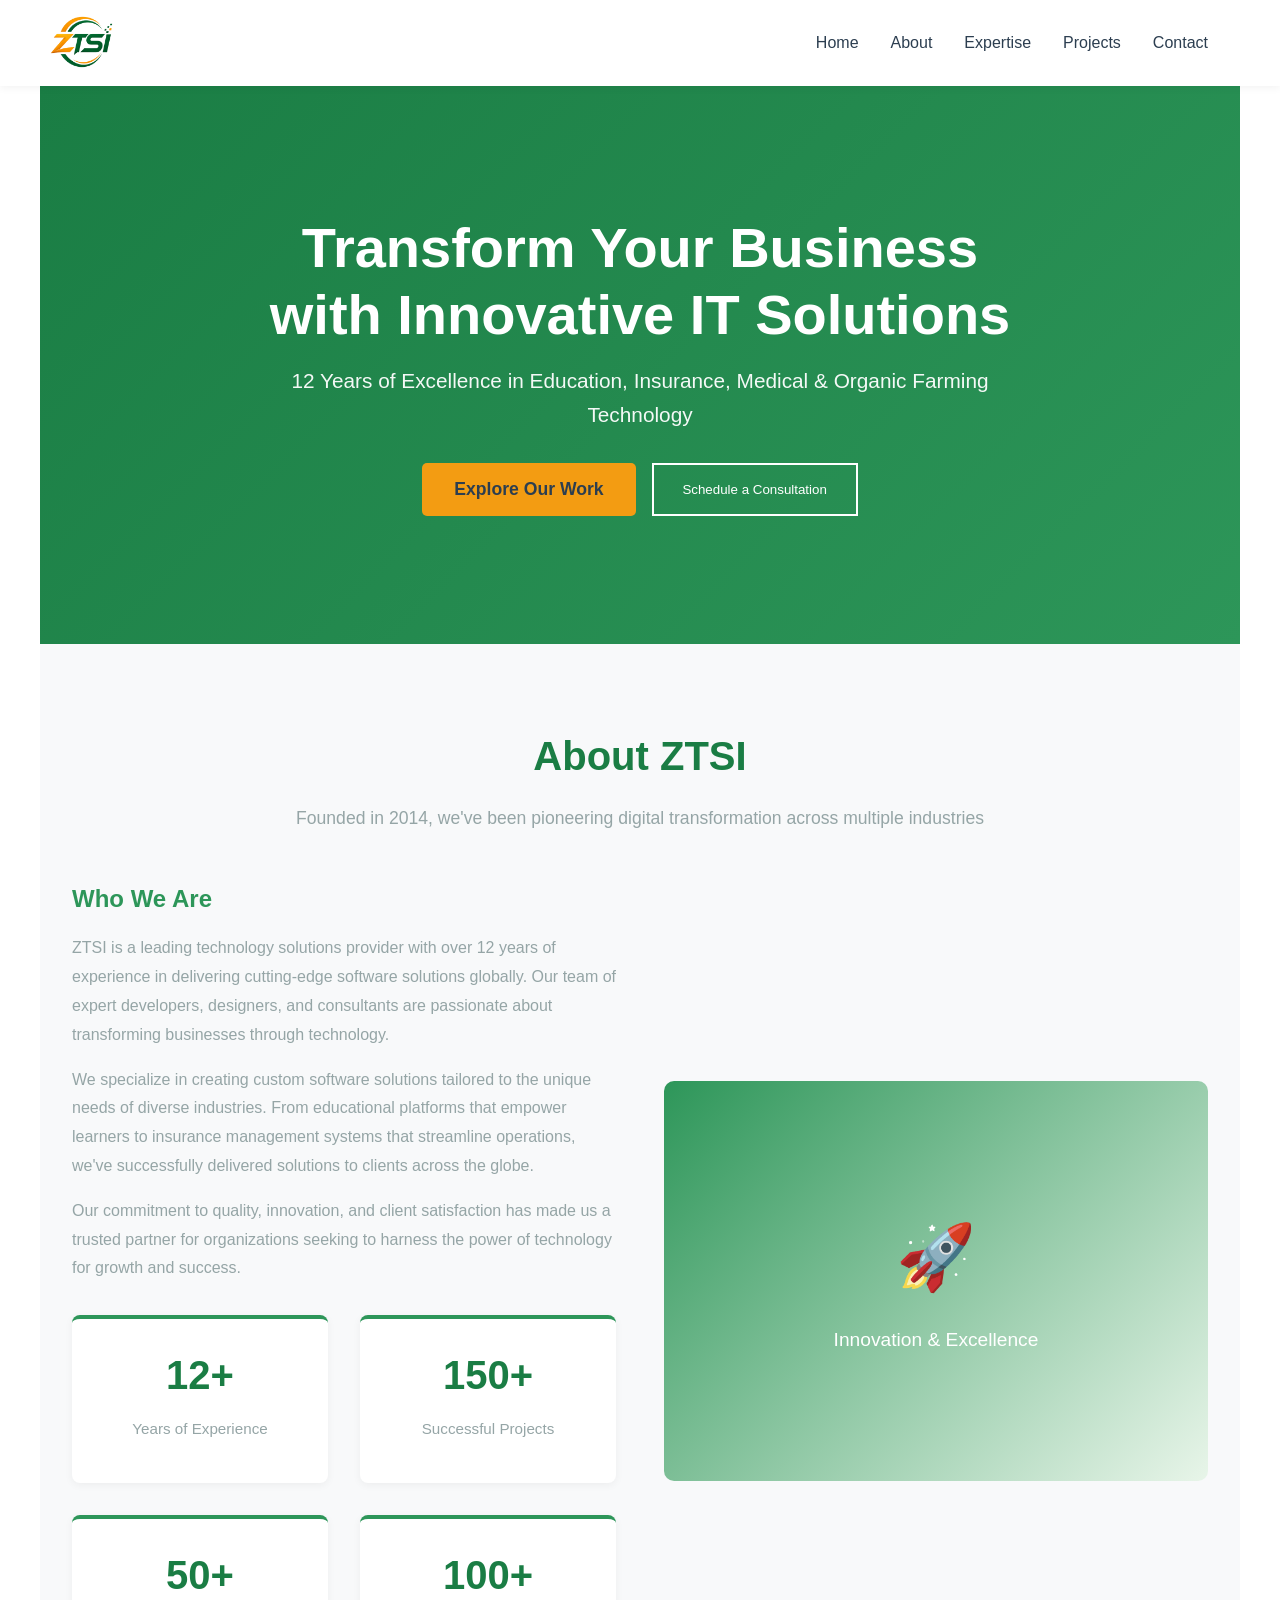
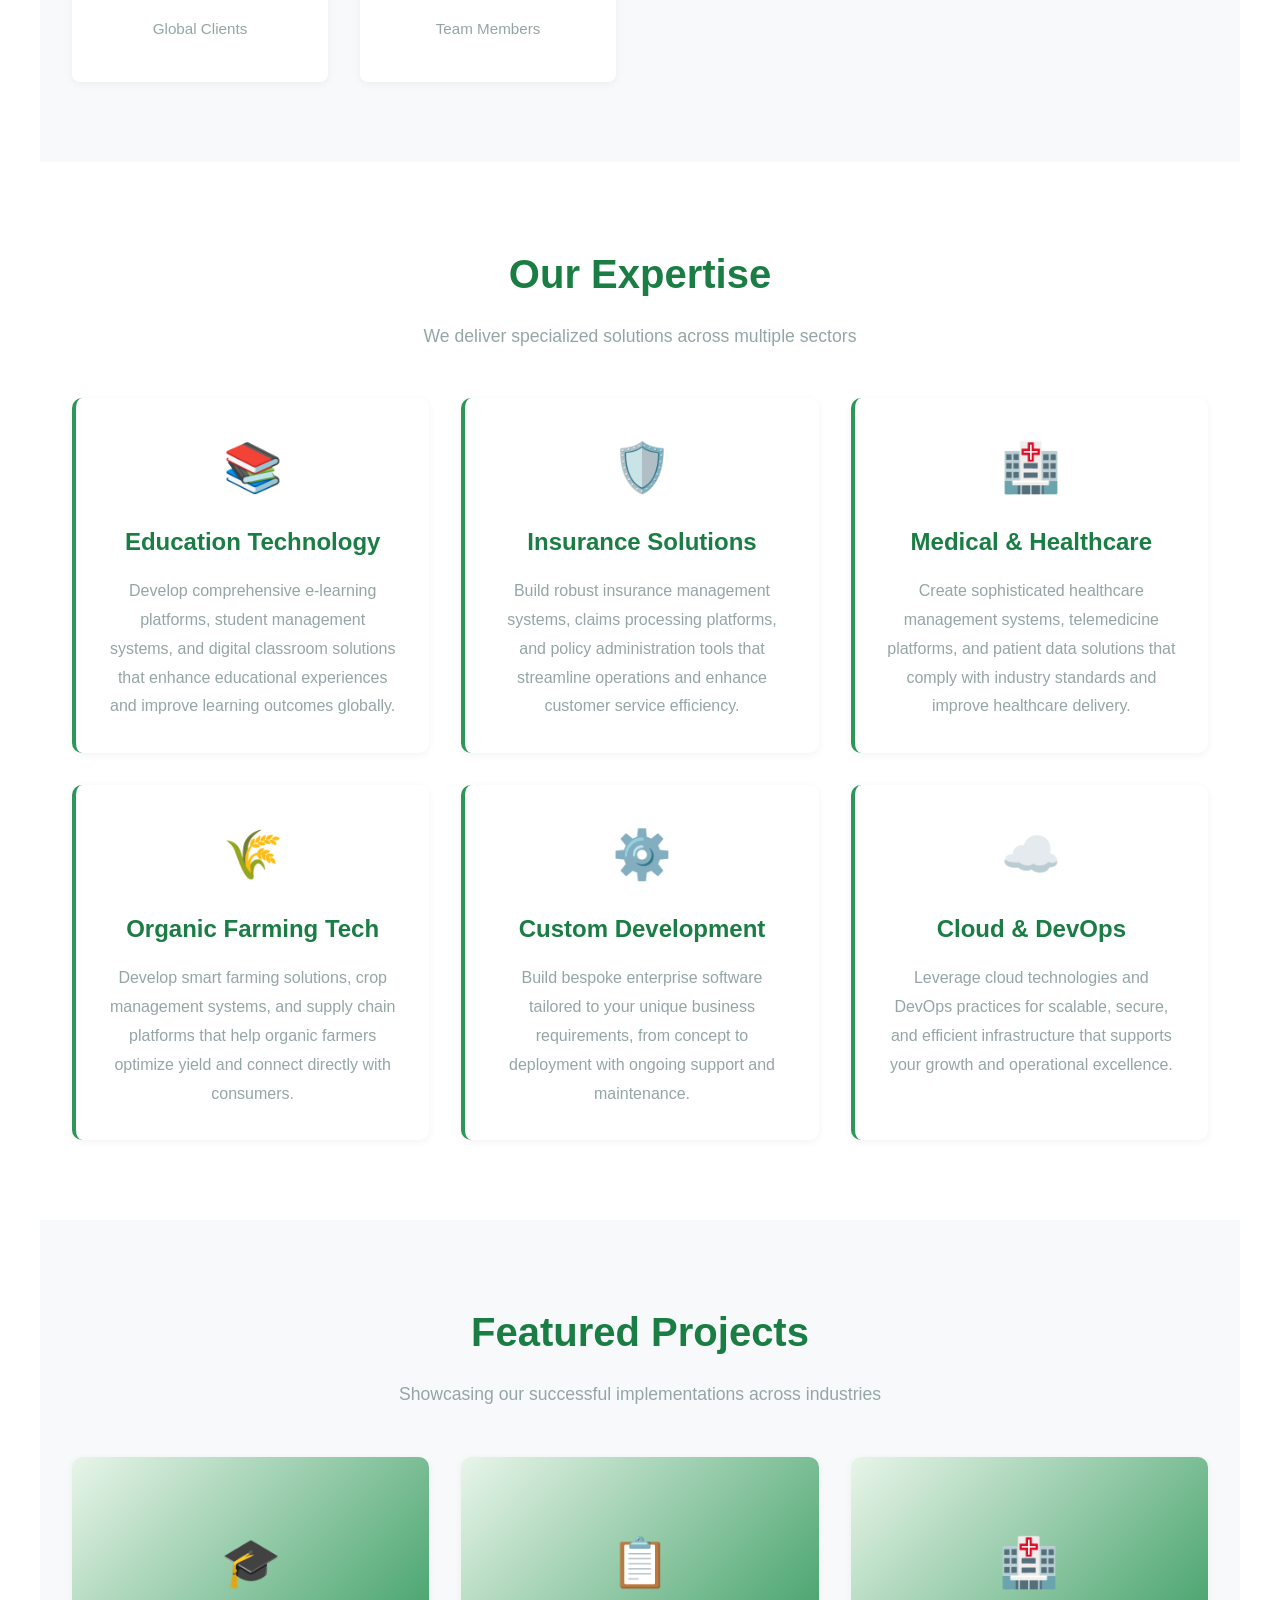
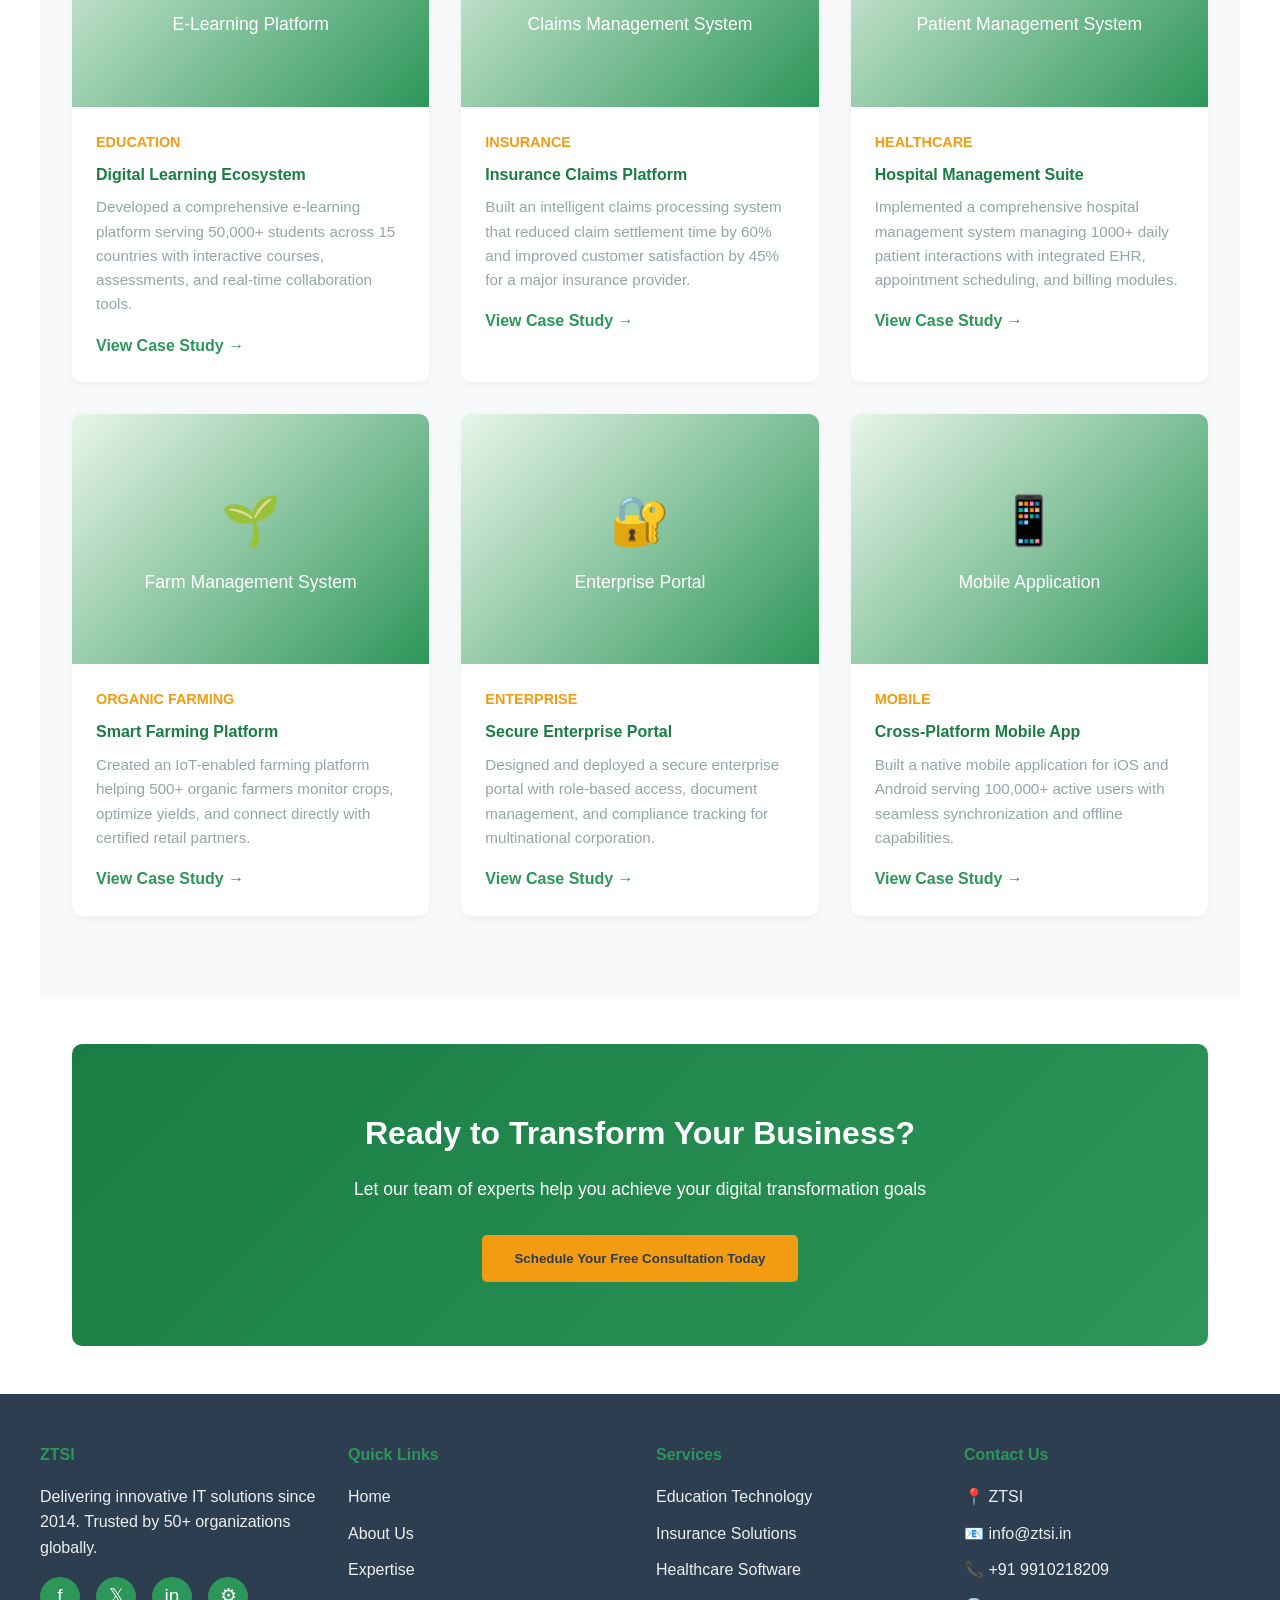
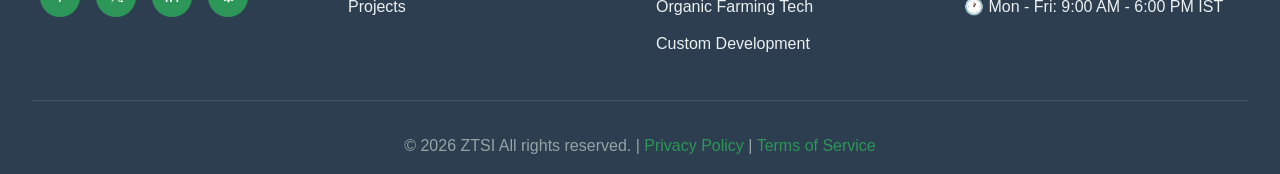
<file: index.html>
<!DOCTYPE html>
<html lang="en">

<head>
  <meta charset="UTF-8">
  <meta name="viewport" content="width=device-width, initial-scale=1.0">
  <meta name="description"
    content="ZTSI - 12 years of excellence in IT solutions across Education, Insurance, Medical, and Organic Farming sectors.">
  <meta name="keywords"
    content="IT solutions, software development, education technology, insurance software, medical software">
  <title>ZTSI | Innovative IT Solutions</title>
  <link rel="icon" href="assets/images/logo.png" type="image/png">
  <link rel="stylesheet" href="assets/css/style.css">
</head>

<body>
  <!-- ===== HEADER & NAVIGATION ===== -->
  <header>
    <nav>
      <div class="brand-container">
        <img src="assets/images/logo.png" alt="ZTSI Logo" class="nav-logo-img">
        <div class="brand-text">
          <div class="logo">
          </div>
          <!-- <div class="tagline">
            <div class="tagline-deco left"></div>
            <div class="tagline-text">
              <span class="color-1">TECHNOLOGY</span> <span class="sep">|</span> 
              <span class="color-2">TRUST</span> <span class="sep">|</span> 
              <span class="color-1">SOLUTIONS</span> <span class="sep">|</span> 
              <span class="color-2">INNOVATION</span>
            </div>
            <div class="tagline-deco right"></div>
          </div> -->
        </div>
      </div>
      <ul class="nav-links">
        <li><a href="#home">Home</a></li>
        <li><a href="#about">About</a></li>
        <li><a href="#expertise">Expertise</a></li>
        <li><a href="#projects">Projects</a></li>
        <li><a href="#contact">Contact</a></li>
      </ul>
      <button class="cta-button" style="display: none;">Get Started</button>
      <button class="mobile-menu-btn">☰</button>
    </nav>
  </header>

  <!-- ===== HERO SECTION ===== -->
  <section class="hero" id="home">
    <div class="hero-content">
      <h1>Transform Your Business with Innovative IT Solutions</h1>
      <p>12 Years of Excellence in Education, Insurance, Medical & Organic Farming Technology</p>
      <div class="hero-buttons">
        <button class="cta-button"
          onclick="document.getElementById('projects').scrollIntoView({ behavior: 'smooth' });">Explore Our
          Work</button>
        <button class="secondary-btn">Schedule a Consultation</button>
      </div>
    </div>
  </section>

  <!-- ===== ABOUT SECTION ===== -->
  <section id="about">
    <h2 class="section-title">About ZTSI</h2>
    <p class="section-subtitle">Founded in 2014, we've been pioneering digital transformation across multiple industries
    </p>

    <div class="about-content">
      <div class="about-text">
        <h3>Who We Are</h3>
        <p>ZTSI is a leading technology solutions provider with over 12 years of experience in
          delivering cutting-edge software solutions globally. Our team of expert developers, designers, and consultants
          are passionate about transforming businesses through technology.</p>

        <p>We specialize in creating custom software solutions tailored to the unique needs of diverse industries. From
          educational platforms that empower learners to insurance management systems that streamline operations, we've
          successfully delivered solutions to clients across the globe.</p>

        <p>Our commitment to quality, innovation, and client satisfaction has made us a trusted partner for
          organizations seeking to harness the power of technology for growth and success.</p>

        <div class="about-stats">
          <div class="stat-box">
            <h4>12+</h4>
            <p>Years of Experience</p>
          </div>
          <div class="stat-box">
            <h4>150+</h4>
            <p>Successful Projects</p>
          </div>
          <div class="stat-box">
            <h4>50+</h4>
            <p>Global Clients</p>
          </div>
          <div class="stat-box">
            <h4>100+</h4>
            <p>Team Members</p>
          </div>
        </div>
      </div>

      <div class="about-image">
        <div style="text-align: center;">
          <div style="font-size: 4rem; margin-bottom: 1rem;">🚀</div>
          <p>Innovation & Excellence</p>
        </div>
      </div>
    </div>
  </section>

  <!-- ===== EXPERTISE SECTION ===== -->
  <section id="expertise">
    <h2 class="section-title">Our Expertise</h2>
    <p class="section-subtitle">We deliver specialized solutions across multiple sectors</p>

    <div class="expertise-grid">
      <!-- Education -->
      <div class="expertise-card">
        <div class="icon-placeholder">📚</div>
        <h3>Education Technology</h3>
        <p>Develop comprehensive e-learning platforms, student management systems, and digital classroom solutions that
          enhance educational experiences and improve learning outcomes globally.</p>
      </div>

      <!-- Insurance -->
      <div class="expertise-card">
        <div class="icon-placeholder">🛡️</div>
        <h3>Insurance Solutions</h3>
        <p>Build robust insurance management systems, claims processing platforms, and policy administration tools that
          streamline operations and enhance customer service efficiency.</p>
      </div>

      <!-- Medical -->
      <div class="expertise-card">
        <div class="icon-placeholder">🏥</div>
        <h3>Medical & Healthcare</h3>
        <p>Create sophisticated healthcare management systems, telemedicine platforms, and patient data solutions that
          comply with industry standards and improve healthcare delivery.</p>
      </div>

      <!-- Organic Farming -->
      <div class="expertise-card">
        <div class="icon-placeholder">🌾</div>
        <h3>Organic Farming Tech</h3>
        <p>Develop smart farming solutions, crop management systems, and supply chain platforms that help organic
          farmers optimize yield and connect directly with consumers.</p>
      </div>

      <!-- Custom Development -->
      <div class="expertise-card">
        <div class="icon-placeholder">⚙️</div>
        <h3>Custom Development</h3>
        <p>Build bespoke enterprise software tailored to your unique business requirements, from concept to deployment
          with ongoing support and maintenance.</p>
      </div>

      <!-- Cloud & DevOps -->
      <div class="expertise-card">
        <div class="icon-placeholder">☁️</div>
        <h3>Cloud & DevOps</h3>
        <p>Leverage cloud technologies and DevOps practices for scalable, secure, and efficient infrastructure that
          supports your growth and operational excellence.</p>
      </div>
    </div>
  </section>

  <!-- ===== PROJECTS SECTION ===== -->
  <section id="projects">
    <h2 class="section-title">Featured Projects</h2>
    <p class="section-subtitle">Showcasing our successful implementations across industries</p>

    <div class="projects-grid">
      <!-- Project 1 -->
      <div class="project-card">
        <div class="project-image">
          <div style="text-align: center;">
            <div style="font-size: 3rem; margin-bottom: 0.5rem;">🎓</div>
            <p>E-Learning Platform</p>
          </div>
        </div>
        <div class="project-content">
          <div class="project-category">EDUCATION</div>
          <h4>Digital Learning Ecosystem</h4>
          <p class="project-description">Developed a comprehensive e-learning platform serving 50,000+ students across
            15 countries with interactive courses, assessments, and real-time collaboration tools.</p>
          <a href="#" class="project-link">View Case Study →</a>
        </div>
      </div>

      <!-- Project 2 -->
      <div class="project-card">
        <div class="project-image">
          <div style="text-align: center;">
            <div style="font-size: 3rem; margin-bottom: 0.5rem;">📋</div>
            <p>Claims Management System</p>
          </div>
        </div>
        <div class="project-content">
          <div class="project-category">INSURANCE</div>
          <h4>Insurance Claims Platform</h4>
          <p class="project-description">Built an intelligent claims processing system that reduced claim settlement
            time by 60% and improved customer satisfaction by 45% for a major insurance provider.</p>
          <a href="#" class="project-link">View Case Study →</a>
        </div>
      </div>

      <!-- Project 3 -->
      <div class="project-card">
        <div class="project-image">
          <div style="text-align: center;">
            <div style="font-size: 3rem; margin-bottom: 0.5rem;">🏥</div>
            <p>Patient Management System</p>
          </div>
        </div>
        <div class="project-content">
          <div class="project-category">HEALTHCARE</div>
          <h4>Hospital Management Suite</h4>
          <p class="project-description">Implemented a comprehensive hospital management system managing 1000+ daily
            patient interactions with integrated EHR, appointment scheduling, and billing modules.</p>
          <a href="#" class="project-link">View Case Study →</a>
        </div>
      </div>

      <!-- Project 4 -->
      <div class="project-card">
        <div class="project-image">
          <div style="text-align: center;">
            <div style="font-size: 3rem; margin-bottom: 0.5rem;">🌱</div>
            <p>Farm Management System</p>
          </div>
        </div>
        <div class="project-content">
          <div class="project-category">ORGANIC FARMING</div>
          <h4>Smart Farming Platform</h4>
          <p class="project-description">Created an IoT-enabled farming platform helping 500+ organic farmers monitor
            crops, optimize yields, and connect directly with certified retail partners.</p>
          <a href="#" class="project-link">View Case Study →</a>
        </div>
      </div>

      <!-- Project 5 -->
      <div class="project-card">
        <div class="project-image">
          <div style="text-align: center;">
            <div style="font-size: 3rem; margin-bottom: 0.5rem;">🔐</div>
            <p>Enterprise Portal</p>
          </div>
        </div>
        <div class="project-content">
          <div class="project-category">ENTERPRISE</div>
          <h4>Secure Enterprise Portal</h4>
          <p class="project-description">Designed and deployed a secure enterprise portal with role-based access,
            document management, and compliance tracking for multinational corporation.</p>
          <a href="#" class="project-link">View Case Study →</a>
        </div>
      </div>

      <!-- Project 6 -->
      <div class="project-card">
        <div class="project-image">
          <div style="text-align: center;">
            <div style="font-size: 3rem; margin-bottom: 0.5rem;">📱</div>
            <p>Mobile Application</p>
          </div>
        </div>
        <div class="project-content">
          <div class="project-category">MOBILE</div>
          <h4>Cross-Platform Mobile App</h4>
          <p class="project-description">Built a native mobile application for iOS and Android serving 100,000+ active
            users with seamless synchronization and offline capabilities.</p>
          <a href="#" class="project-link">View Case Study →</a>
        </div>
      </div>
    </div>
  </section>

  <!-- ===== CTA SECTION ===== -->
  <div class="container">
    <section class="cta-section">
      <h2>Ready to Transform Your Business?</h2>
      <p>Let our team of experts help you achieve your digital transformation goals</p>
      <button class="cta-button">Schedule Your Free Consultation Today</button>
    </section>
  </div>



  <!-- ===== FOOTER ===== -->
  <footer>
    <div class="footer-content">
      <!-- Company Info -->
      <div class="footer-section">
        <h4>ZTSI</h4>
        <p style="color: #ecf0f1; margin-bottom: 1rem;">Delivering innovative IT solutions since 2014. Trusted by 50+
          organizations globally.</p>
        <div class="social-links">
          <a href="#" title="Facebook">f</a>
          <a href="#" title="Twitter">𝕏</a>
          <a href="#" title="LinkedIn">in</a>
          <a href="#" title="GitHub">⚙</a>
        </div>
      </div>

      <!-- Quick Links -->
      <div class="footer-section">
        <h4>Quick Links</h4>
        <ul>
          <li><a href="#home">Home</a></li>
          <li><a href="#about">About Us</a></li>
          <li><a href="#expertise">Expertise</a></li>
          <li><a href="#projects">Projects</a></li>
        </ul>
      </div>

      <!-- Services -->
      <div class="footer-section">
        <h4>Services</h4>
        <ul>
          <li><a href="#expertise">Education Technology</a></li>
          <li><a href="#expertise">Insurance Solutions</a></li>
          <li><a href="#expertise">Healthcare Software</a></li>
          <li><a href="#expertise">Organic Farming Tech</a></li>
          <li><a href="#expertise">Custom Development</a></li>
        </ul>
      </div>

      <!-- Contact Info -->
      <div class="footer-section footer-contact" id="contact">
        <h4>Contact Us</h4>
        <p>📍 ZTSI</p>
        <p>📧 info@ztsi.in</p>
        <p>📞 +91 9910218209</p>
        <p>🕐 Mon - Fri: 9:00 AM - 6:00 PM IST</p>
      </div>
    </div>

    <div class="footer-bottom">
      <p>&copy; 2026 ZTSI All rights reserved. | <a href="privacy.html">Privacy Policy</a> | <a href="terms.html">Terms
          of Service</a></p>
    </div>
  </footer>

  <!-- ===== CONTACT MODAL ===== -->
  <div id="contact-modal" class="modal">
    <div class="modal-content">
      <span class="close-modal">&times;</span>
      <h2>Schedule a Consultation</h2>
      <p>Fill out the form below and our team will get back to you.</p>
      <form action="mailto:info@ztsi.in" method="POST" enctype="text/plain" id="consultation-form">
        <div class="form-group">
          <label for="name">Full Name</label>
          <input type="text" id="name" name="Name" required>
        </div>
        <div class="form-group">
          <label for="email">Email Address</label>
          <input type="email" id="email" name="Email" required>
        </div>
        <div class="form-group">
          <label for="phone">Phone Number</label>
          <input type="tel" id="phone" name="Phone">
        </div>
        <div class="form-group">
          <label for="company">Company</label>
          <input type="text" id="company" name="Company">
        </div>
        <div class="form-group">
          <label for="message">Message/Requirements</label>
          <textarea id="message" name="Message" rows="4" required></textarea>
        </div>
        <button type="submit" class="cta-button" style="width: 100%;">Submit Request</button>
      </form>
    </div>
  </div>

  <!-- ===== PROJECT MODAL ===== -->
  <div id="project-modal" class="modal">
    <div class="modal-content" style="max-width: 700px;">
      <span class="close-modal" id="close-project-modal">&times;</span>
      <div
        style="display: flex; align-items: center; gap: 15px; margin-bottom: 20px; border-bottom: 1px solid #eee; padding-bottom: 15px;">
        <div id="project-modal-icon" style="font-size: 3.5rem;"></div>
        <div>
          <div id="project-modal-category"
            style="font-size: 0.8rem; font-weight: 700; color: #2d9659; letter-spacing: 1px; margin-bottom: 5px;"></div>
          <h2 id="project-modal-title" style="margin-bottom: 0;"></h2>
        </div>
      </div>
      <div id="project-modal-body" style="line-height: 1.7; color: #666; font-size: 1.05rem;">
      </div>
      <div style="margin-top: 30px; text-align: right;">
        <button class="cta-button"
          onclick="document.getElementById('project-modal').style.display='none'; document.getElementById('contact-modal').style.display='block';">Discuss
          a Similar Project</button>
      </div>
    </div>
  </div>

  <script src="assets/js/script.js"></script>
</body>

</html>
</file>
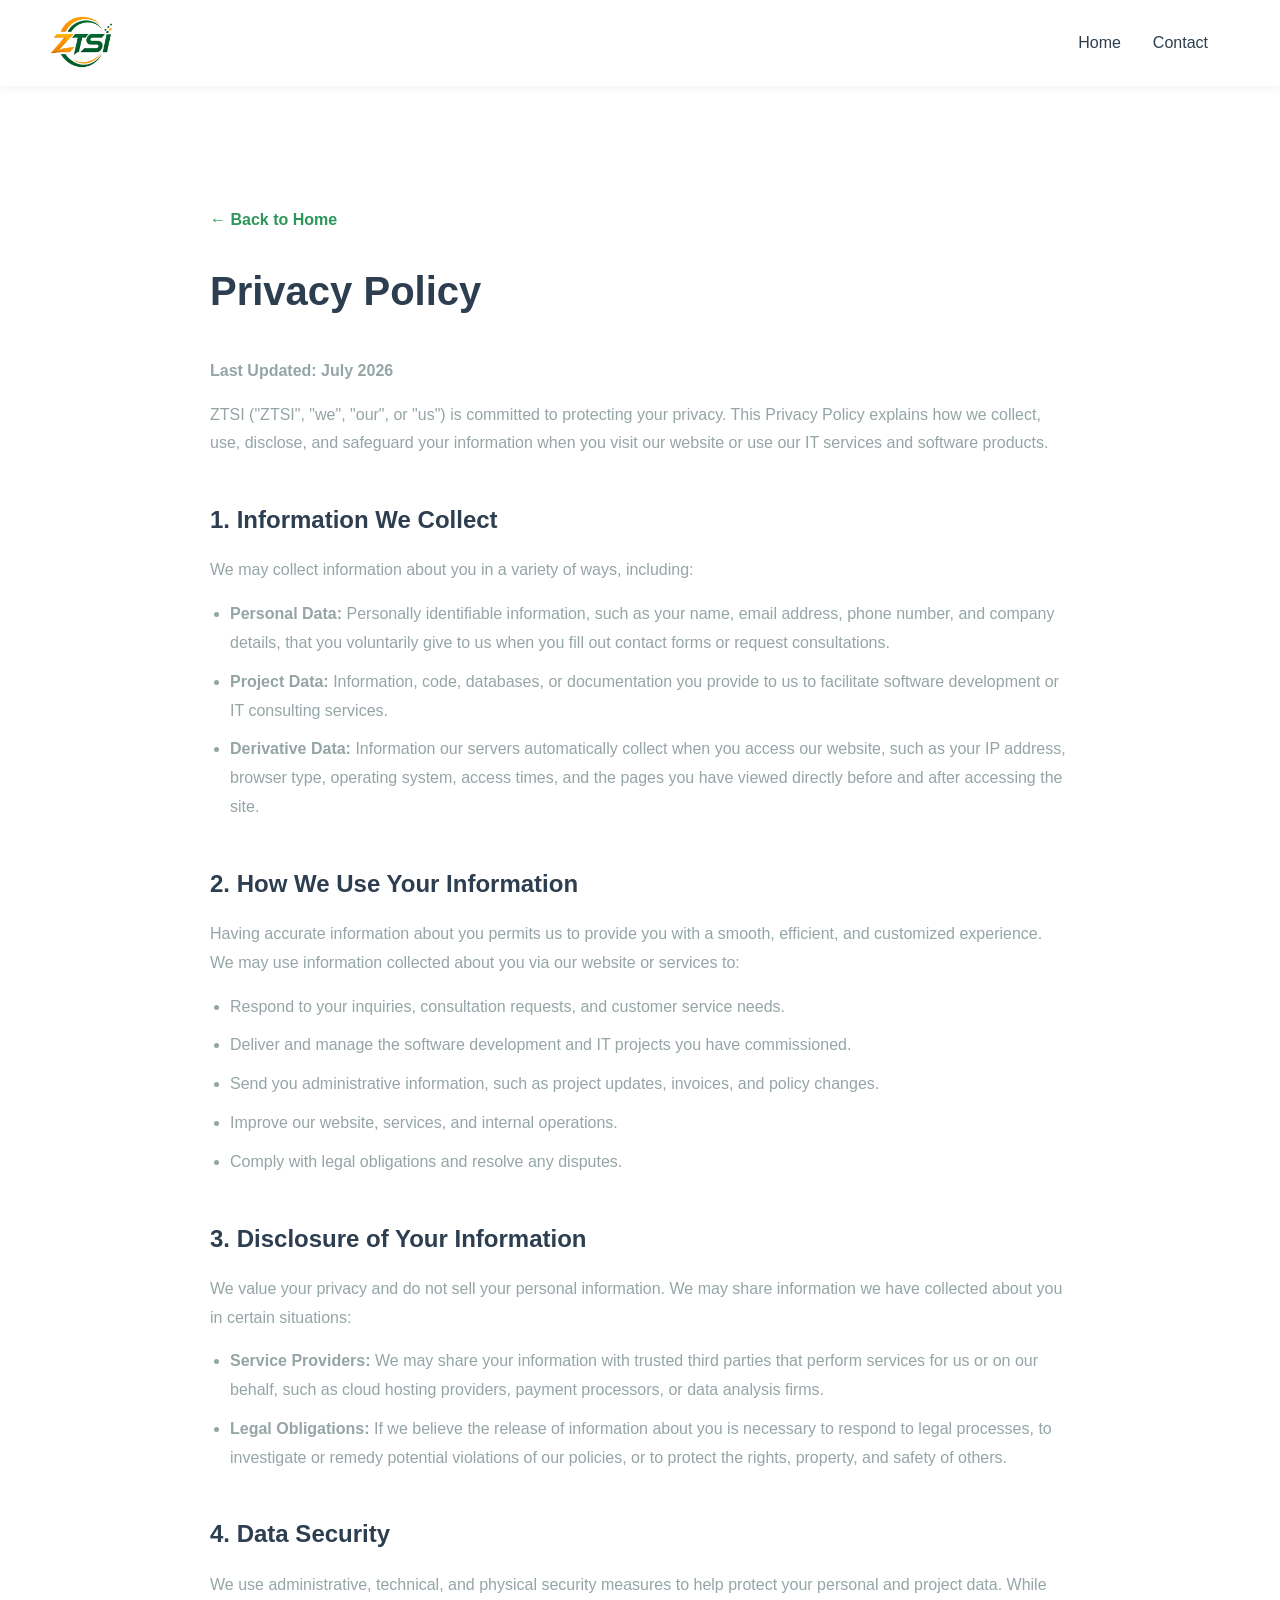
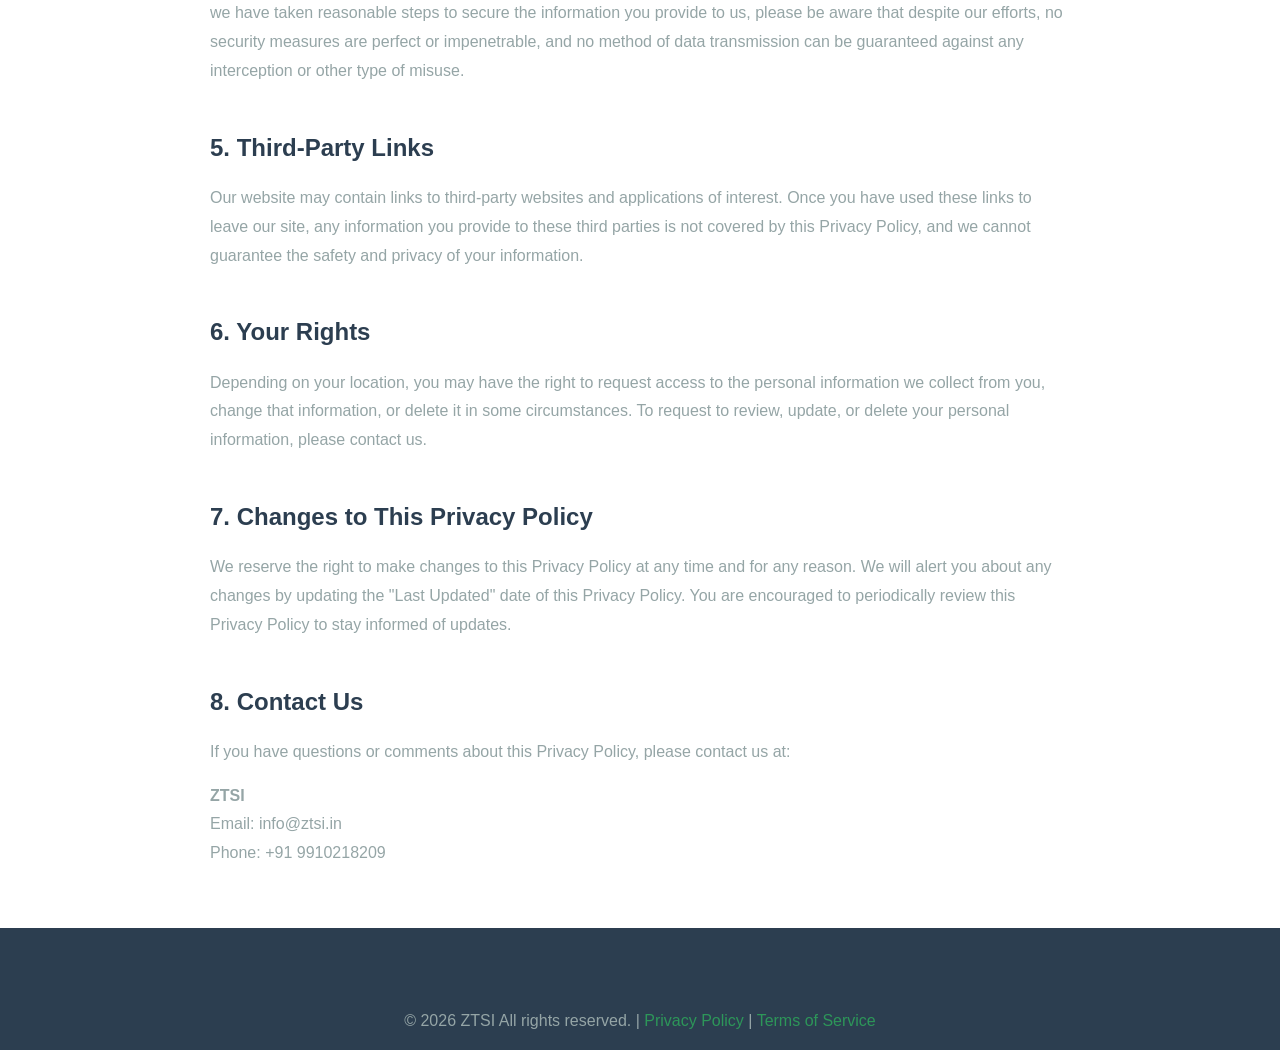
<file: privacy.html>
<!DOCTYPE html>
<html lang="en">

<head>
  <meta charset="UTF-8">
  <meta name="viewport" content="width=device-width, initial-scale=1.0">
  <title>Privacy Policy | ZTSI</title>
  <link rel="stylesheet" href="assets/css/style.css">
  <style>
    .legal-content {
      max-width: 900px;
      margin: 120px auto 60px;
      padding: 0 20px;
      line-height: 1.8;
      color: var(--gray);
    }

    .legal-content h1 {
      color: var(--dark-text);
      font-size: 2.5rem;
      margin-bottom: 30px;
    }

    .legal-content h2 {
      color: var(--dark-text);
      font-size: 1.5rem;
      margin-top: 40px;
      margin-bottom: 15px;
    }

    .legal-content p {
      margin-bottom: 15px;
    }

    .legal-content ul {
      margin-left: 20px;
      margin-bottom: 15px;
    }

    .legal-content li {
      margin-bottom: 10px;
    }

    .back-btn {
      display: inline-block;
      margin-bottom: 20px;
      color: var(--primary-green);
      text-decoration: none;
      font-weight: bold;
    }

    .back-btn:hover {
      text-decoration: underline;
    }
  </style>
</head>

<body>
  <!-- ===== HEADER ===== -->
  <header style="box-shadow: 0 2px 8px rgba(0,0,0,0.05); background: var(--white);">
    <nav>
      <div class="brand-container">
        <a href="index.html" style="display: flex; align-items: center; text-decoration: none; color: inherit;">
          <img src="assets/images/logo.png" alt="ZTSI Logo" class="nav-logo-img">
          <div class="brand-text">
            <div class="logo">
            </div>
          </div>
        </a>
      </div>
      <ul class="nav-links">
        <li><a href="index.html#home">Home</a></li>
        <li><a href="index.html#contact">Contact</a></li>
      </ul>
    </nav>
  </header>

  <!-- ===== PRIVACY CONTENT ===== -->
  <main class="legal-content">
    <a href="index.html" class="back-btn">&larr; Back to Home</a>
    <h1>Privacy Policy</h1>
    <p><strong>Last Updated: July 2026</strong></p>

    <p>ZTSI ("ZTSI", "we", "our", or "us") is committed to protecting your privacy. This Privacy Policy explains how we
      collect, use, disclose, and safeguard your information when you visit our website or use our IT services and
      software products.</p>

    <h2>1. Information We Collect</h2>
    <p>We may collect information about you in a variety of ways, including:</p>
    <ul>
      <li><strong>Personal Data:</strong> Personally identifiable information, such as your name, email address, phone
        number, and company details, that you voluntarily give to us when you fill out contact forms or request
        consultations.</li>
      <li><strong>Project Data:</strong> Information, code, databases, or documentation you provide to us to facilitate
        software development or IT consulting services.</li>
      <li><strong>Derivative Data:</strong> Information our servers automatically collect when you access our website,
        such as your IP address, browser type, operating system, access times, and the pages you have viewed directly
        before and after accessing the site.</li>
    </ul>

    <h2>2. How We Use Your Information</h2>
    <p>Having accurate information about you permits us to provide you with a smooth, efficient, and customized
      experience. We may use information collected about you via our website or services to:</p>
    <ul>
      <li>Respond to your inquiries, consultation requests, and customer service needs.</li>
      <li>Deliver and manage the software development and IT projects you have commissioned.</li>
      <li>Send you administrative information, such as project updates, invoices, and policy changes.</li>
      <li>Improve our website, services, and internal operations.</li>
      <li>Comply with legal obligations and resolve any disputes.</li>
    </ul>

    <h2>3. Disclosure of Your Information</h2>
    <p>We value your privacy and do not sell your personal information. We may share information we have collected about
      you in certain situations:</p>
    <ul>
      <li><strong>Service Providers:</strong> We may share your information with trusted third parties that perform
        services for us or on our behalf, such as cloud hosting providers, payment processors, or data analysis firms.
      </li>
      <li><strong>Legal Obligations:</strong> If we believe the release of information about you is necessary to respond
        to legal processes, to investigate or remedy potential violations of our policies, or to protect the rights,
        property, and safety of others.</li>
    </ul>

    <h2>4. Data Security</h2>
    <p>We use administrative, technical, and physical security measures to help protect your personal and project data.
      While we have taken reasonable steps to secure the information you provide to us, please be aware that despite our
      efforts, no security measures are perfect or impenetrable, and no method of data transmission can be guaranteed
      against any interception or other type of misuse.</p>

    <h2>5. Third-Party Links</h2>
    <p>Our website may contain links to third-party websites and applications of interest. Once you have used these
      links to leave our site, any information you provide to these third parties is not covered by this Privacy Policy,
      and we cannot guarantee the safety and privacy of your information.</p>

    <h2>6. Your Rights</h2>
    <p>Depending on your location, you may have the right to request access to the personal information we collect from
      you, change that information, or delete it in some circumstances. To request to review, update, or delete your
      personal information, please contact us.</p>

    <h2>7. Changes to This Privacy Policy</h2>
    <p>We reserve the right to make changes to this Privacy Policy at any time and for any reason. We will alert you
      about any changes by updating the "Last Updated" date of this Privacy Policy. You are encouraged to periodically
      review this Privacy Policy to stay informed of updates.</p>

    <h2>8. Contact Us</h2>
    <p>If you have questions or comments about this Privacy Policy, please contact us at:</p>
    <p><strong>ZTSI</strong><br>
      Email: info@ztsi.in<br>
      Phone: +91 9910218209</p>
  </main>

  <!-- ===== FOOTER ===== -->
  <footer>
    <div class="footer-bottom" style="margin-top: 0; border-top: none;">
      <p>&copy; 2026 ZTSI All rights reserved. | <a href="privacy.html">Privacy Policy</a> | <a href="terms.html">Terms
          of Service</a></p>
    </div>
  </footer>
</body>

</html>
</file>
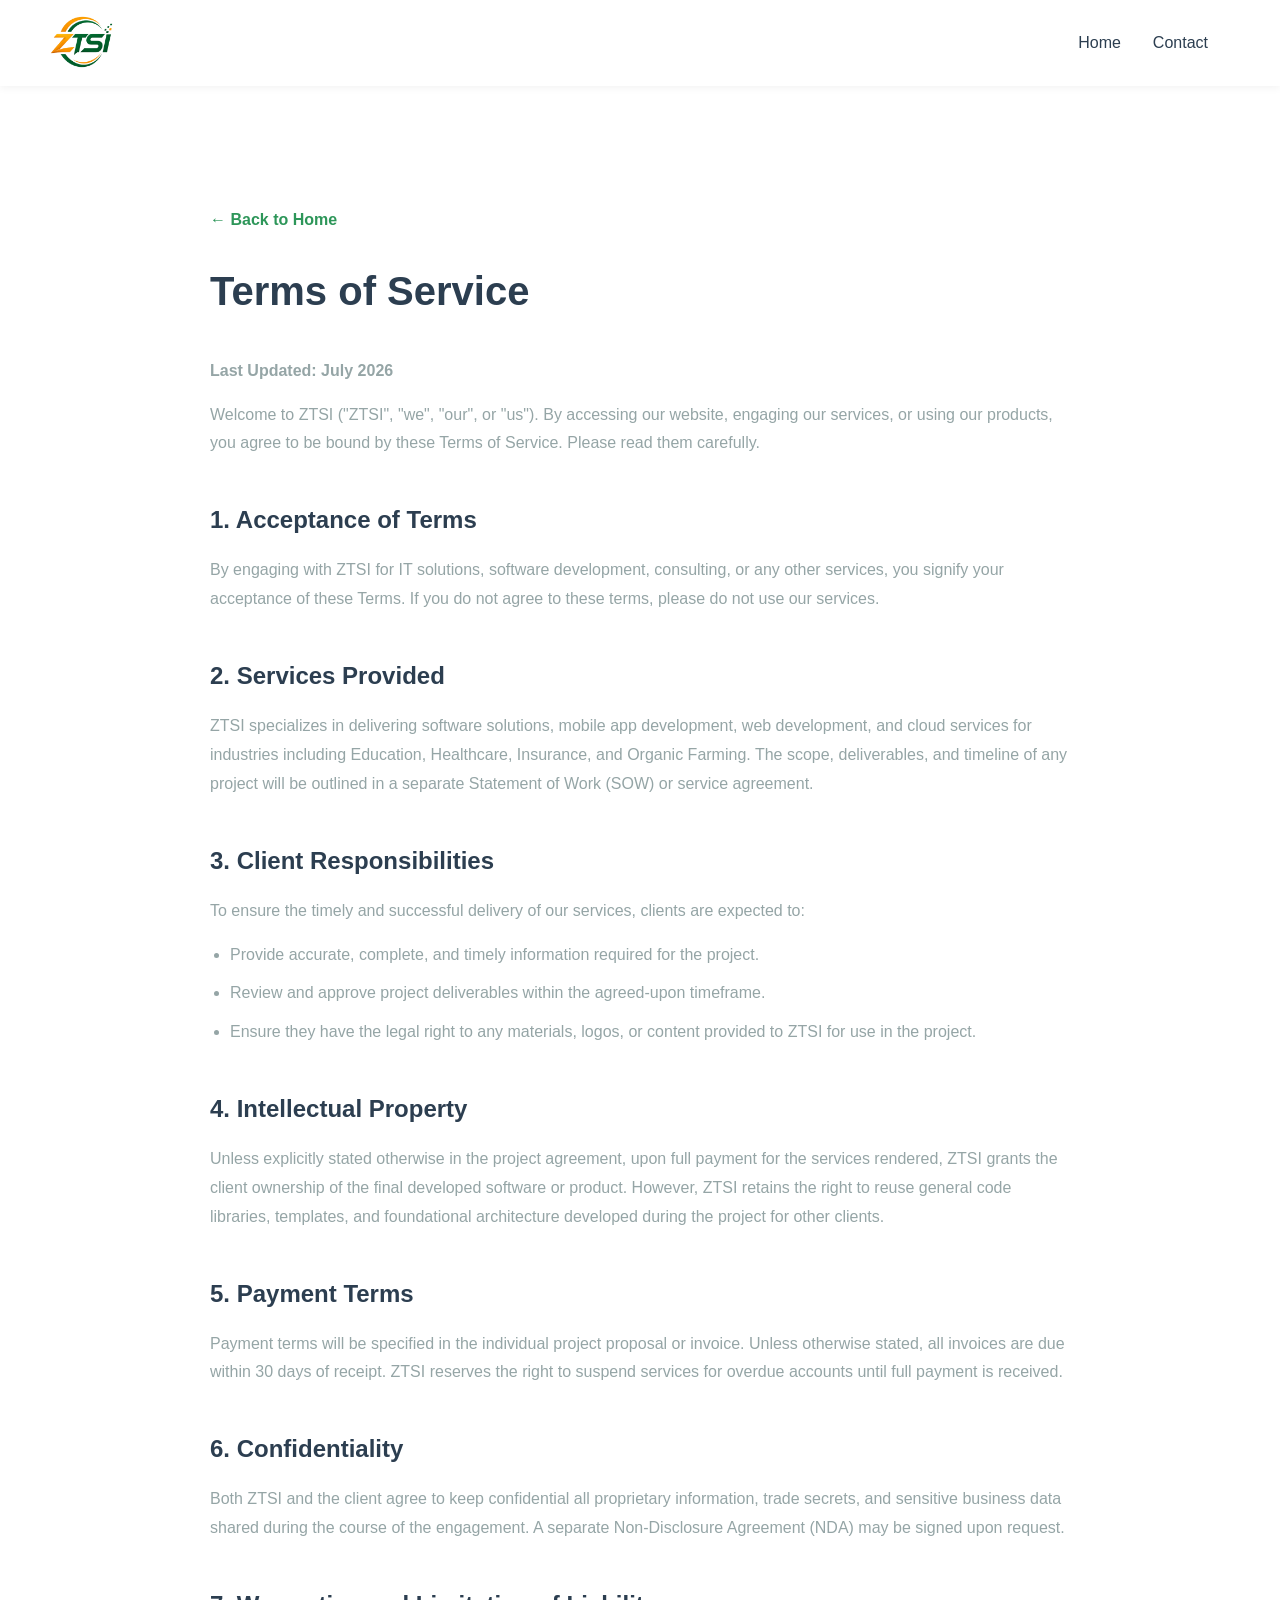
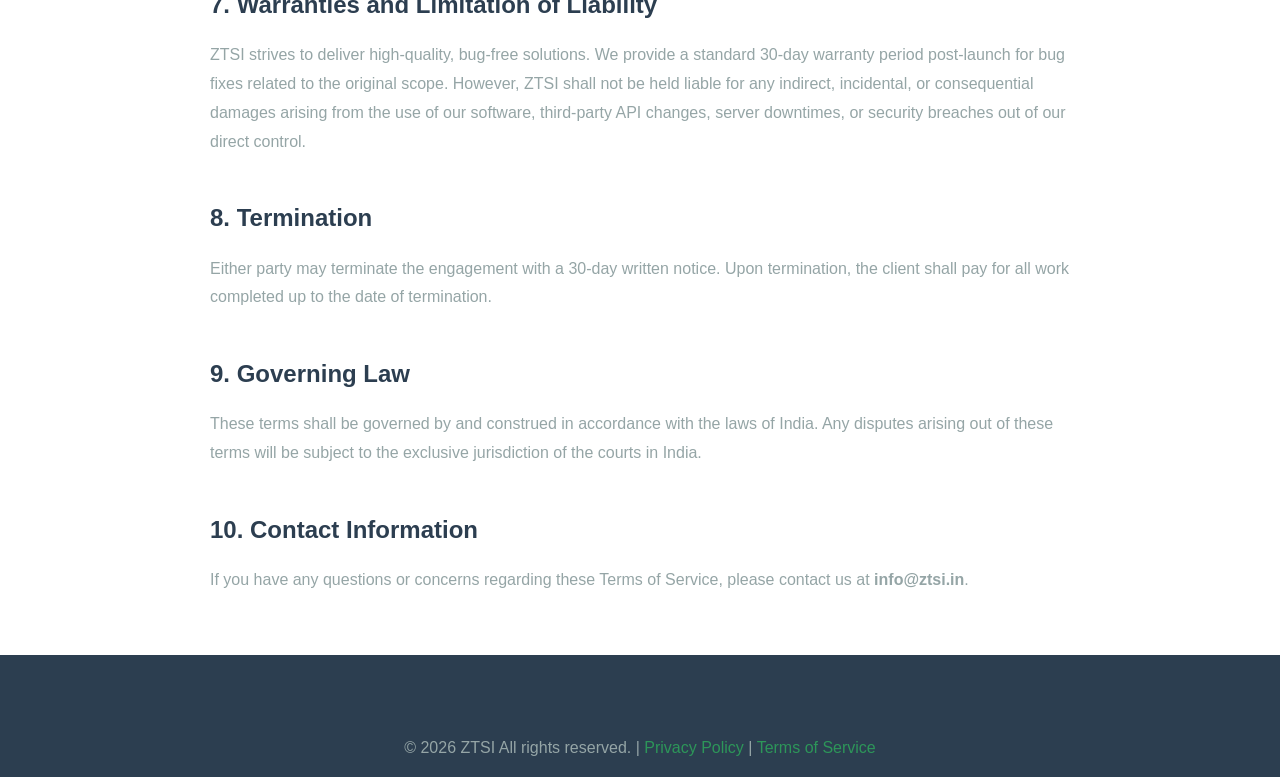
<file: terms.html>
<!DOCTYPE html>
<html lang="en">

<head>
  <meta charset="UTF-8">
  <meta name="viewport" content="width=device-width, initial-scale=1.0">
  <title>Terms of Service | ZTSI</title>
  <link rel="stylesheet" href="assets/css/style.css">
  <style>
    .legal-content {
      max-width: 900px;
      margin: 120px auto 60px;
      padding: 0 20px;
      line-height: 1.8;
      color: var(--gray);
    }

    .legal-content h1 {
      color: var(--dark-text);
      font-size: 2.5rem;
      margin-bottom: 30px;
    }

    .legal-content h2 {
      color: var(--dark-text);
      font-size: 1.5rem;
      margin-top: 40px;
      margin-bottom: 15px;
    }

    .legal-content p {
      margin-bottom: 15px;
    }

    .legal-content ul {
      margin-left: 20px;
      margin-bottom: 15px;
    }

    .legal-content li {
      margin-bottom: 10px;
    }

    .back-btn {
      display: inline-block;
      margin-bottom: 20px;
      color: var(--primary-green);
      text-decoration: none;
      font-weight: bold;
    }

    .back-btn:hover {
      text-decoration: underline;
    }
  </style>
</head>

<body>
  <!-- ===== HEADER ===== -->
  <header style="box-shadow: 0 2px 8px rgba(0,0,0,0.05); background: var(--white);">
    <nav>
      <div class="brand-container">
        <a href="index.html" style="display: flex; align-items: center; text-decoration: none; color: inherit;">
          <img src="assets/images/logo.png" alt="ZTSI Logo" class="nav-logo-img">
          <div class="brand-text">
            <div class="logo">
            </div>
          </div>
        </a>
      </div>
      <ul class="nav-links">
        <li><a href="index.html#home">Home</a></li>
        <li><a href="index.html#contact">Contact</a></li>
      </ul>
    </nav>
  </header>

  <!-- ===== TERMS CONTENT ===== -->
  <main class="legal-content">
    <a href="index.html" class="back-btn">&larr; Back to Home</a>
    <h1>Terms of Service</h1>
    <p><strong>Last Updated: July 2026</strong></p>

    <p>Welcome to ZTSI ("ZTSI", "we", "our", or "us"). By accessing our website, engaging our services, or using our
      products, you agree to be bound by these Terms of Service. Please read them carefully.</p>

    <h2>1. Acceptance of Terms</h2>
    <p>By engaging with ZTSI for IT solutions, software development, consulting, or any other services, you signify your
      acceptance of these Terms. If you do not agree to these terms, please do not use our services.</p>

    <h2>2. Services Provided</h2>
    <p>ZTSI specializes in delivering software solutions, mobile app development, web development, and cloud services
      for industries including Education, Healthcare, Insurance, and Organic Farming. The scope, deliverables, and
      timeline of any project will be outlined in a separate Statement of Work (SOW) or service agreement.</p>

    <h2>3. Client Responsibilities</h2>
    <p>To ensure the timely and successful delivery of our services, clients are expected to:</p>
    <ul>
      <li>Provide accurate, complete, and timely information required for the project.</li>
      <li>Review and approve project deliverables within the agreed-upon timeframe.</li>
      <li>Ensure they have the legal right to any materials, logos, or content provided to ZTSI for use in the project.
      </li>
    </ul>

    <h2>4. Intellectual Property</h2>
    <p>Unless explicitly stated otherwise in the project agreement, upon full payment for the services rendered, ZTSI
      grants the client ownership of the final developed software or product. However, ZTSI retains the right to reuse
      general code libraries, templates, and foundational architecture developed during the project for other clients.
    </p>

    <h2>5. Payment Terms</h2>
    <p>Payment terms will be specified in the individual project proposal or invoice. Unless otherwise stated, all
      invoices are due within 30 days of receipt. ZTSI reserves the right to suspend services for overdue accounts until
      full payment is received.</p>

    <h2>6. Confidentiality</h2>
    <p>Both ZTSI and the client agree to keep confidential all proprietary information, trade secrets, and sensitive
      business data shared during the course of the engagement. A separate Non-Disclosure Agreement (NDA) may be signed
      upon request.</p>

    <h2>7. Warranties and Limitation of Liability</h2>
    <p>ZTSI strives to deliver high-quality, bug-free solutions. We provide a standard 30-day warranty period
      post-launch for bug fixes related to the original scope. However, ZTSI shall not be held liable for any indirect,
      incidental, or consequential damages arising from the use of our software, third-party API changes, server
      downtimes, or security breaches out of our direct control.</p>

    <h2>8. Termination</h2>
    <p>Either party may terminate the engagement with a 30-day written notice. Upon termination, the client shall pay
      for all work completed up to the date of termination.</p>

    <h2>9. Governing Law</h2>
    <p>These terms shall be governed by and construed in accordance with the laws of India. Any disputes arising out of
      these terms will be subject to the exclusive jurisdiction of the courts in India.</p>

    <h2>10. Contact Information</h2>
    <p>If you have any questions or concerns regarding these Terms of Service, please contact us at
      <strong>info@ztsi.in</strong>.</p>
  </main>

  <!-- ===== FOOTER ===== -->
  <footer>
    <div class="footer-bottom" style="margin-top: 0; border-top: none;">
      <p>&copy; 2026 ZTSI All rights reserved. | <a href="privacy.html">Privacy Policy</a> | <a href="terms.html">Terms
          of Service</a></p>
    </div>
  </footer>
</body>

</html>
</file>
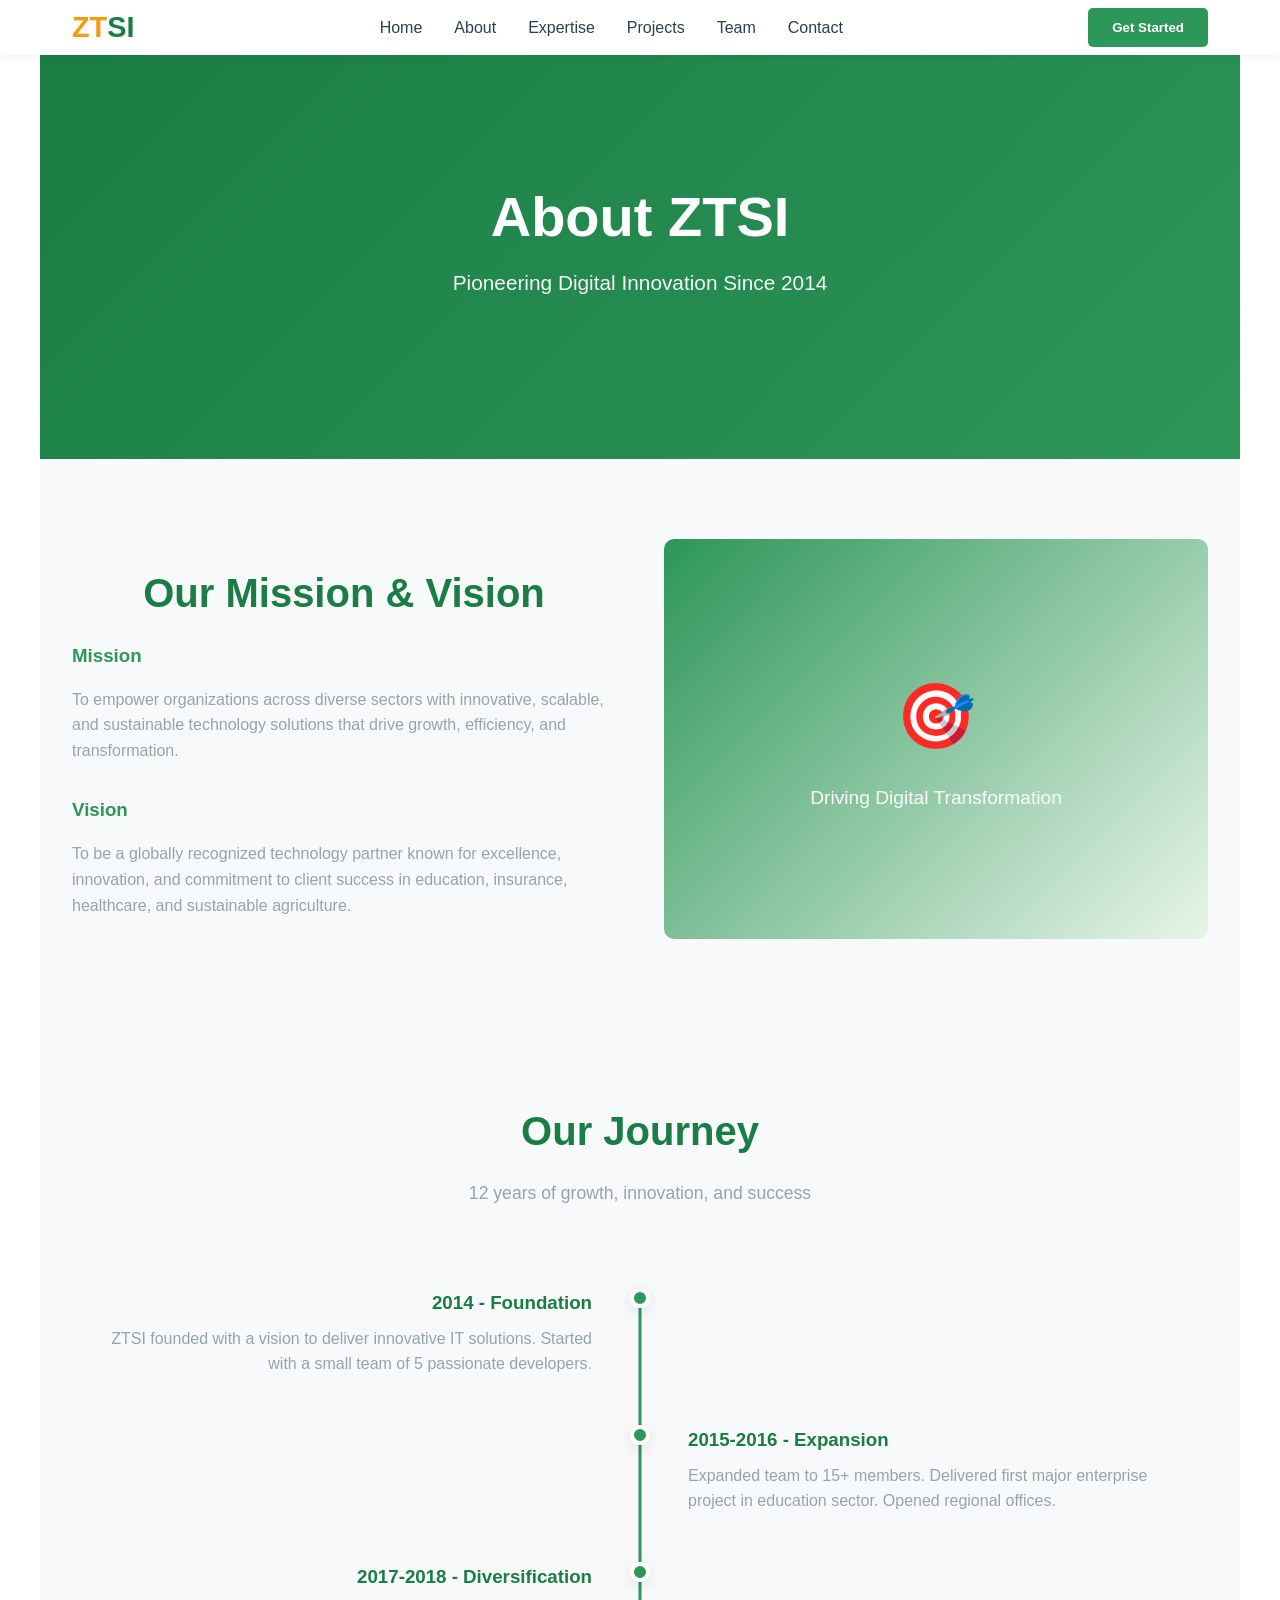
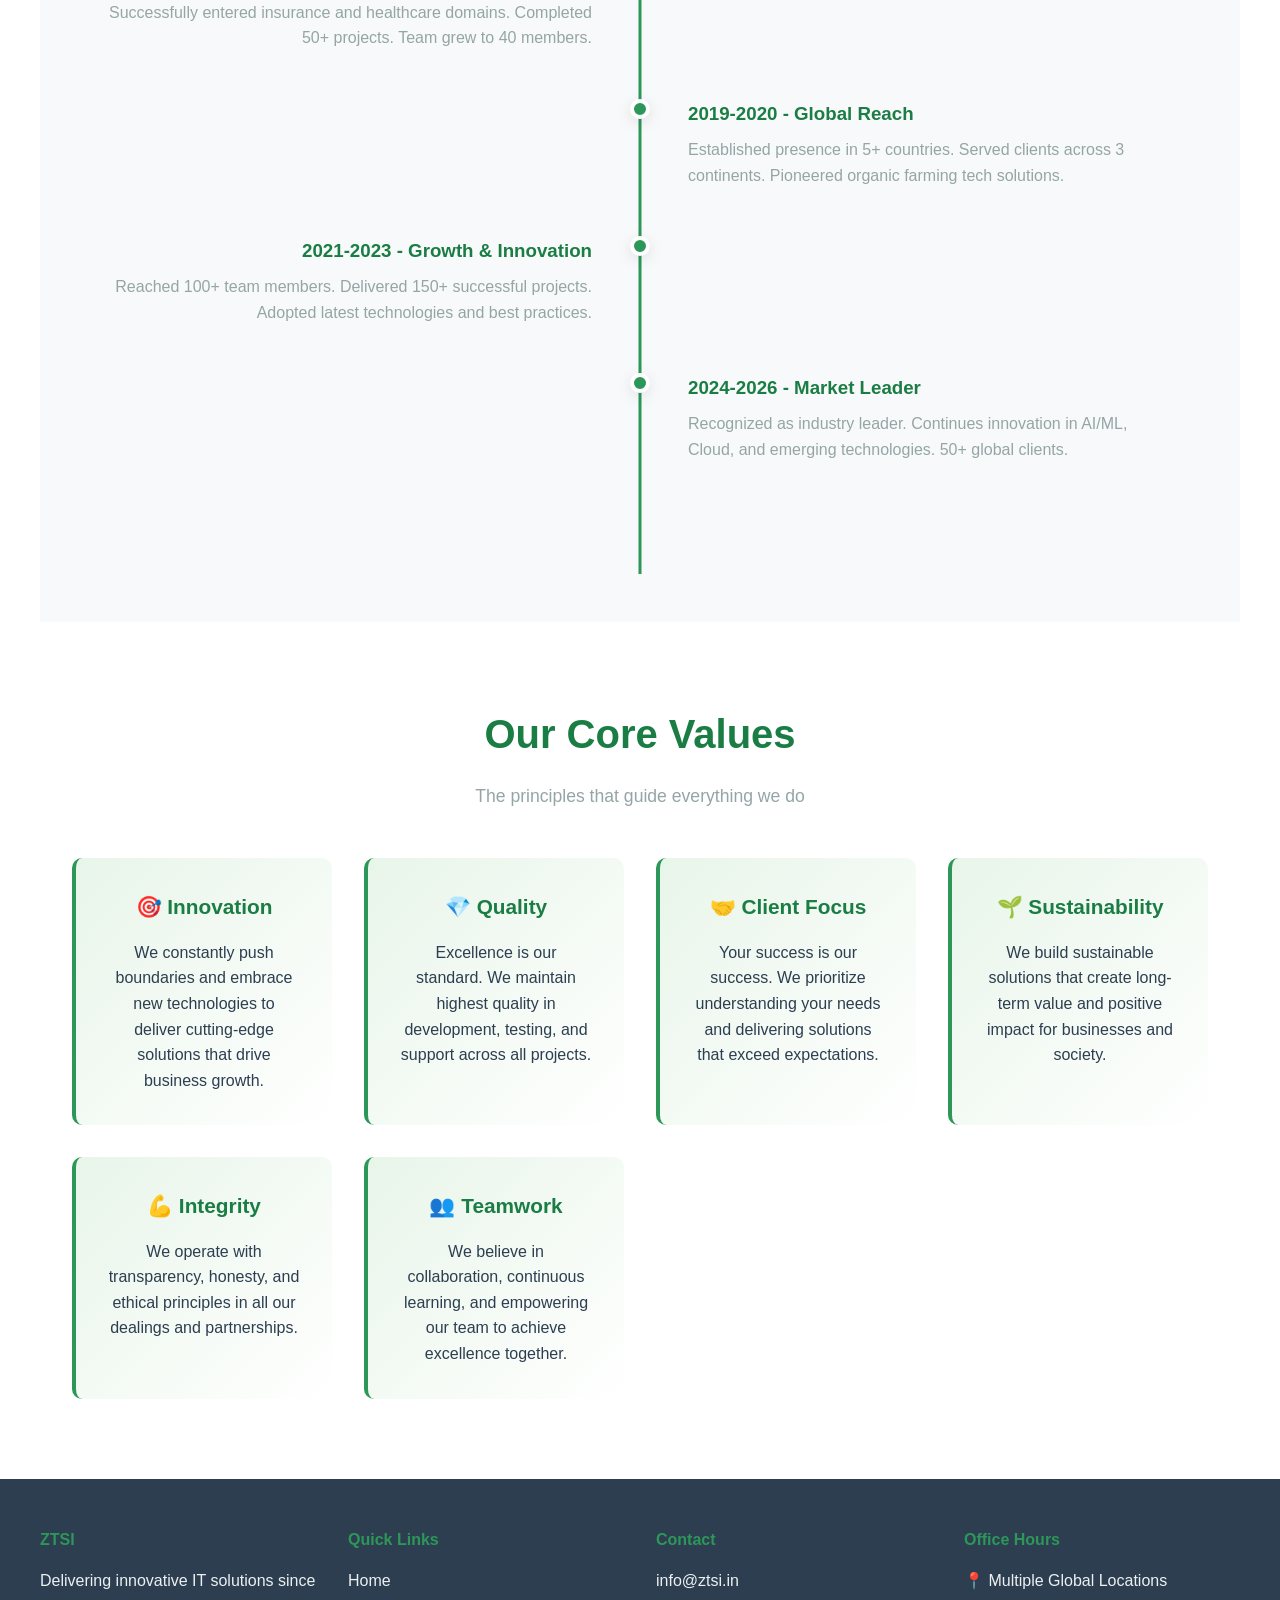
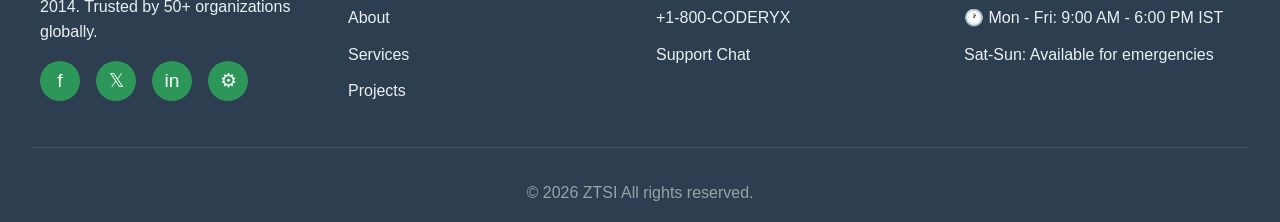
<file: pages/about.html>
<!DOCTYPE html>
<html lang="en">

<head>
  <meta charset="UTF-8">
  <meta name="viewport" content="width=device-width, initial-scale=1.0">
  <meta name="description" content="About ZTSI - Our mission, values, and journey in IT innovation.">
  <title>About Us | ZTSI</title>
  <link rel="stylesheet" href="../assets/css/style.css">
  <style>
    .timeline {
      position: relative;
      padding: 2rem 0;
    }

    .timeline::before {
      content: '';
      position: absolute;
      left: 50%;
      width: 3px;
      height: 100%;
      background: var(--primary-green);
      transform: translateX(-50%);
    }

    .timeline-item {
      margin-bottom: 3rem;
      position: relative;
    }

    .timeline-item:nth-child(odd) .timeline-content {
      margin-left: 0;
      margin-right: 50%;
      text-align: right;
      padding-right: 3rem;
    }

    .timeline-item:nth-child(even) .timeline-content {
      margin-left: 50%;
      margin-right: 0;
      text-align: left;
      padding-left: 3rem;
    }

    .timeline-dot {
      position: absolute;
      width: 20px;
      height: 20px;
      background: var(--primary-green);
      border: 4px solid var(--white);
      border-radius: 50%;
      left: 50%;
      top: 0;
      transform: translateX(-50%);
      box-shadow: var(--shadow);
    }

    .timeline-content h3 {
      color: var(--dark-green);
      margin-bottom: 0.5rem;
    }

    .timeline-content p {
      color: var(--gray);
    }

    .values-grid {
      display: grid;
      grid-template-columns: repeat(auto-fit, minmax(250px, 1fr));
      gap: 2rem;
      margin-top: 3rem;
    }

    .value-card {
      background: linear-gradient(135deg, var(--light-green), var(--white));
      padding: 2rem;
      border-radius: 10px;
      text-align: center;
      border-left: 4px solid var(--primary-green);
    }

    .value-card h3 {
      color: var(--dark-green);
      margin-bottom: 1rem;
      font-size: 1.3rem;
    }

    @media (max-width: 768px) {
      .timeline::before {
        left: 20px;
      }

      .timeline-dot {
        left: 20px;
      }

      .timeline-item:nth-child(odd) .timeline-content,
      .timeline-item:nth-child(even) .timeline-content {
        margin-left: 60px;
        margin-right: 0;
        text-align: left;
        padding-left: 2rem;
        padding-right: 0;
      }
    }
  </style>
</head>

<body>
  <!-- ===== HEADER & NAVIGATION ===== -->
  <header>
    <nav>
      <div class="logo">
        <span>ZT</span>SI
      </div>
      <ul class="nav-links">
        <li><a href="../index.html">Home</a></li>
        <li><a href="#about">About</a></li>
        <li><a href="../index.html#expertise">Expertise</a></li>
        <li><a href="../index.html#projects">Projects</a></li>
        <li><a href="../index.html#team">Team</a></li>
        <li><a href="#">Contact</a></li>
      </ul>
      <button class="cta-button">Get Started</button>
      <button class="mobile-menu-btn">☰</button>
    </nav>
  </header>

  <!-- ===== HERO SECTION ===== -->
  <section class="hero">
    <div class="hero-content">
      <h1>About ZTSI</h1>
      <p>Pioneering Digital Innovation Since 2014</p>
    </div>
  </section>

  <!-- ===== MISSION & VISION ===== -->
  <section id="about">
    <div style="display: grid; grid-template-columns: 1fr 1fr; gap: 3rem; align-items: center;">
      <div>
        <h2 class="section-title">Our Mission & Vision</h2>
        <div style="text-align: left;">
          <h3 style="color: var(--primary-green); margin-bottom: 1rem;">Mission</h3>
          <p style="color: var(--gray); margin-bottom: 2rem;">To empower organizations across diverse sectors with
            innovative, scalable, and sustainable technology solutions that drive growth, efficiency, and
            transformation.</p>

          <h3 style="color: var(--primary-green); margin-bottom: 1rem;">Vision</h3>
          <p style="color: var(--gray);">To be a globally recognized technology partner known for excellence,
            innovation, and commitment to client success in education, insurance, healthcare, and sustainable
            agriculture.</p>
        </div>
      </div>

      <div
        style="background: linear-gradient(135deg, var(--primary-green), var(--light-green)); border-radius: 10px; min-height: 400px; display: flex; align-items: center; justify-content: center; color: var(--white); font-size: 1.2rem; text-align: center;">
        <div>
          <div style="font-size: 4rem; margin-bottom: 1rem;">🎯</div>
          <p>Driving Digital Transformation</p>
        </div>
      </div>
    </div>
  </section>

  <!-- ===== TIMELINE ===== -->
  <section style="background: var(--light-gray);">
    <h2 class="section-title">Our Journey</h2>
    <p class="section-subtitle">12 years of growth, innovation, and success</p>

    <div class="container">
      <div class="timeline">
        <div class="timeline-item">
          <div class="timeline-dot"></div>
          <div class="timeline-content">
            <h3>2014 - Foundation</h3>
            <p>ZTSI founded with a vision to deliver innovative IT solutions. Started with a small team of 5 passionate
              developers.</p>
          </div>
        </div>

        <div class="timeline-item">
          <div class="timeline-dot"></div>
          <div class="timeline-content">
            <h3>2015-2016 - Expansion</h3>
            <p>Expanded team to 15+ members. Delivered first major enterprise project in education sector. Opened
              regional offices.</p>
          </div>
        </div>

        <div class="timeline-item">
          <div class="timeline-dot"></div>
          <div class="timeline-content">
            <h3>2017-2018 - Diversification</h3>
            <p>Successfully entered insurance and healthcare domains. Completed 50+ projects. Team grew to 40 members.
            </p>
          </div>
        </div>

        <div class="timeline-item">
          <div class="timeline-dot"></div>
          <div class="timeline-content">
            <h3>2019-2020 - Global Reach</h3>
            <p>Established presence in 5+ countries. Served clients across 3 continents. Pioneered organic farming tech
              solutions.</p>
          </div>
        </div>

        <div class="timeline-item">
          <div class="timeline-dot"></div>
          <div class="timeline-content">
            <h3>2021-2023 - Growth & Innovation</h3>
            <p>Reached 100+ team members. Delivered 150+ successful projects. Adopted latest technologies and best
              practices.</p>
          </div>
        </div>

        <div class="timeline-item">
          <div class="timeline-dot"></div>
          <div class="timeline-content">
            <h3>2024-2026 - Market Leader</h3>
            <p>Recognized as industry leader. Continues innovation in AI/ML, Cloud, and emerging technologies. 50+
              global clients.</p>
          </div>
        </div>
      </div>
    </div>
  </section>

  <!-- ===== CORE VALUES ===== -->
  <section>
    <h2 class="section-title">Our Core Values</h2>
    <p class="section-subtitle">The principles that guide everything we do</p>

    <div class="values-grid">
      <div class="value-card">
        <h3>🎯 Innovation</h3>
        <p>We constantly push boundaries and embrace new technologies to deliver cutting-edge solutions that drive
          business growth.</p>
      </div>

      <div class="value-card">
        <h3>💎 Quality</h3>
        <p>Excellence is our standard. We maintain highest quality in development, testing, and support across all
          projects.</p>
      </div>

      <div class="value-card">
        <h3>🤝 Client Focus</h3>
        <p>Your success is our success. We prioritize understanding your needs and delivering solutions that exceed
          expectations.</p>
      </div>

      <div class="value-card">
        <h3>🌱 Sustainability</h3>
        <p>We build sustainable solutions that create long-term value and positive impact for businesses and society.
        </p>
      </div>

      <div class="value-card">
        <h3>💪 Integrity</h3>
        <p>We operate with transparency, honesty, and ethical principles in all our dealings and partnerships.</p>
      </div>

      <div class="value-card">
        <h3>👥 Teamwork</h3>
        <p>We believe in collaboration, continuous learning, and empowering our team to achieve excellence together.</p>
      </div>
    </div>
  </section>

  <!-- ===== FOOTER ===== -->
  <footer>
    <div class="footer-content">
      <div class="footer-section">
        <h4>ZTSI</h4>
        <p style="color: #ecf0f1; margin-bottom: 1rem;">Delivering innovative IT solutions since 2014. Trusted by 50+
          organizations globally.</p>
        <div class="social-links">
          <a href="#" title="Facebook">f</a>
          <a href="#" title="Twitter">𝕏</a>
          <a href="#" title="LinkedIn">in</a>
          <a href="#" title="GitHub">⚙</a>
        </div>
      </div>

      <div class="footer-section">
        <h4>Quick Links</h4>
        <ul>
          <li><a href="../index.html">Home</a></li>
          <li><a href="#about">About</a></li>
          <li><a href="../index.html#expertise">Services</a></li>
          <li><a href="../index.html#projects">Projects</a></li>
        </ul>
      </div>

      <div class="footer-section">
        <h4>Contact</h4>
        <ul>
          <li><a href="#">info@ztsi.in</a></li>
          <li><a href="#">+1-800-CODERYX</a></li>
          <li><a href="#">Support Chat</a></li>
        </ul>
      </div>

      <div class="footer-section footer-contact">
        <h4>Office Hours</h4>
        <p>📍 Multiple Global Locations</p>
        <p>🕐 Mon - Fri: 9:00 AM - 6:00 PM IST</p>
        <p>Sat-Sun: Available for emergencies</p>
      </div>
    </div>

    <div class="footer-bottom">
      <p>&copy; 2026 ZTSI All rights reserved.</p>
    </div>
  </footer>

  <script src="../assets/js/script.js"></script>
</body>

</html>
</file>
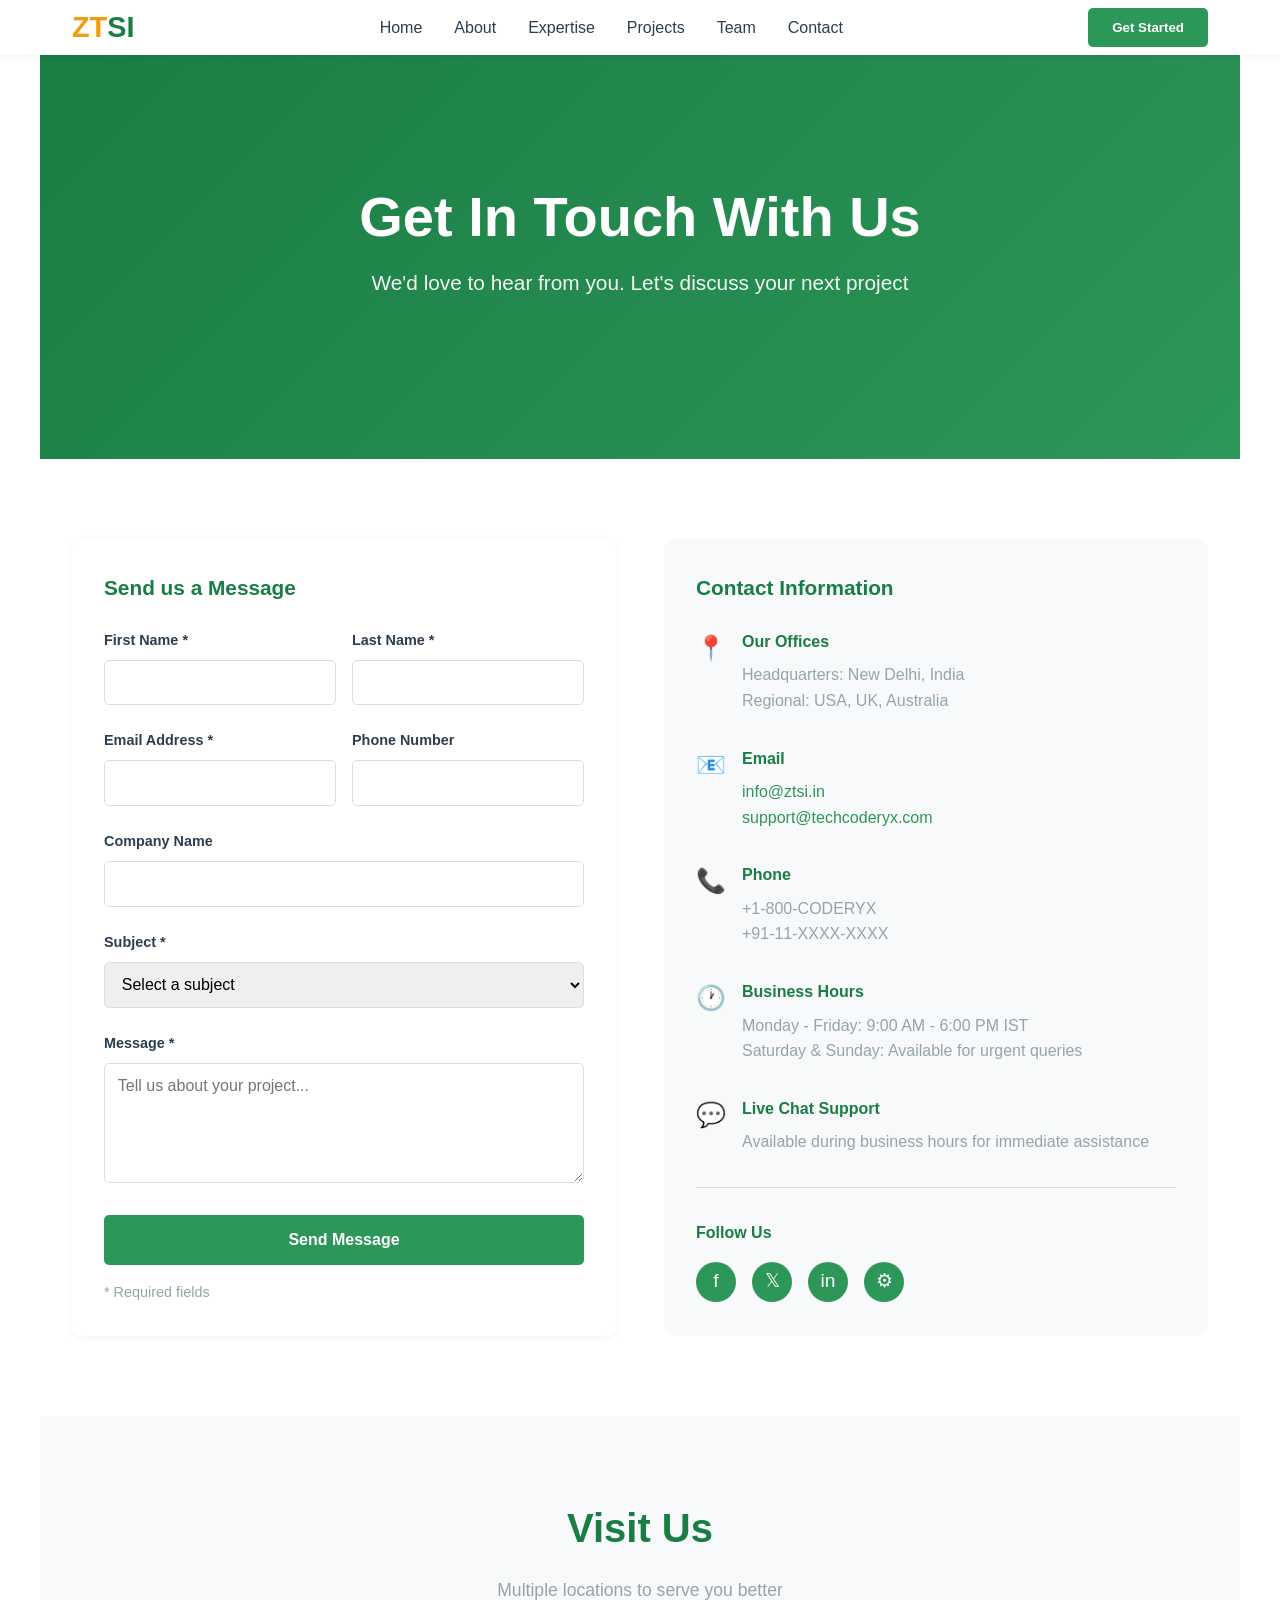
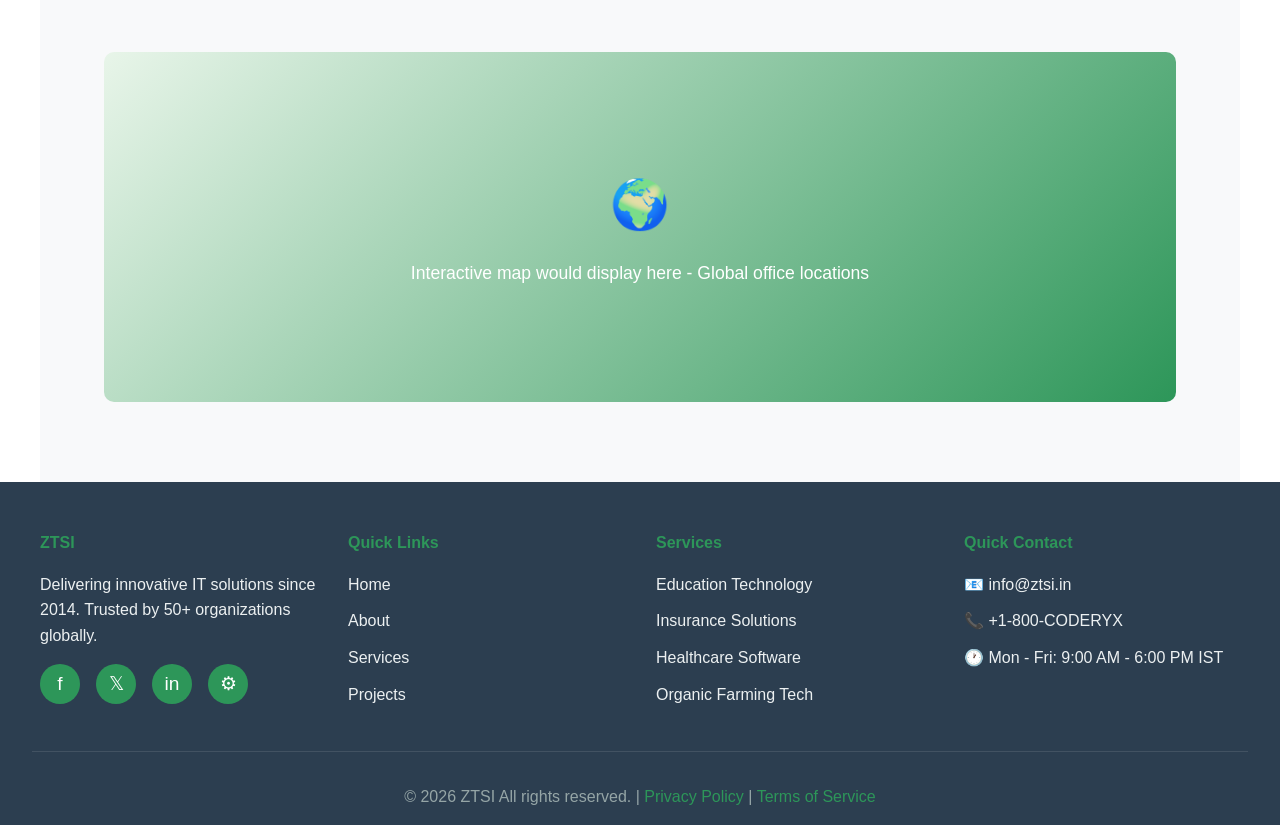
<file: pages/contact.html>
<!DOCTYPE html>
<html lang="en">

<head>
  <meta charset="UTF-8">
  <meta name="viewport" content="width=device-width, initial-scale=1.0">
  <meta name="description" content="Contact ZTSI - Get in touch with our team for IT solutions and consultations.">
  <title>Contact Us | ZTSI</title>
  <link rel="stylesheet" href="../assets/css/style.css">
  <style>
    .contact-container {
      display: grid;
      grid-template-columns: 1fr 1fr;
      gap: 3rem;
      max-width: 1200px;
      margin: 0 auto;
    }

    .contact-info {
      background: var(--light-gray);
      padding: 2rem;
      border-radius: 10px;
    }

    .contact-info h3 {
      color: var(--dark-green);
      margin-bottom: 1.5rem;
      font-size: 1.3rem;
    }

    .contact-item {
      display: flex;
      align-items: start;
      margin-bottom: 2rem;
      gap: 1rem;
    }

    .contact-item-icon {
      font-size: 1.5rem;
      flex-shrink: 0;
    }

    .contact-item-content h4 {
      color: var(--dark-green);
      margin-bottom: 0.5rem;
    }

    .contact-item-content p {
      color: var(--gray);
      margin: 0;
    }

    .contact-form {
      background: var(--white);
      padding: 2rem;
      border-radius: 10px;
      box-shadow: var(--shadow-light);
    }

    .contact-form h3 {
      color: var(--dark-green);
      margin-bottom: 1.5rem;
      font-size: 1.3rem;
    }

    .form-group {
      margin-bottom: 1.5rem;
    }

    .form-group label {
      display: block;
      color: var(--dark-text);
      font-weight: 600;
      margin-bottom: 0.5rem;
    }

    .form-group input,
    .form-group textarea,
    .form-group select {
      width: 100%;
      padding: 0.8rem;
      border: 1px solid #ddd;
      border-radius: 5px;
      font-family: inherit;
      font-size: 1rem;
      transition: border-color 0.3s ease;
    }

    .form-group input:focus,
    .form-group textarea:focus,
    .form-group select:focus {
      outline: none;
      border-color: var(--primary-green);
      box-shadow: 0 0 5px rgba(45, 150, 89, 0.2);
    }

    .form-group textarea {
      resize: vertical;
      min-height: 120px;
    }

    .form-row {
      display: grid;
      grid-template-columns: 1fr 1fr;
      gap: 1rem;
    }

    .submit-btn {
      width: 100%;
      padding: 1rem;
      background: var(--primary-green);
      color: var(--white);
      border: none;
      border-radius: 5px;
      font-size: 1rem;
      font-weight: 600;
      cursor: pointer;
      transition: all 0.3s ease;
    }

    .submit-btn:hover {
      background: var(--dark-green);
      transform: translateY(-2px);
      box-shadow: var(--shadow);
    }

    .map-container {
      background: linear-gradient(135deg, var(--light-green), var(--primary-green));
      border-radius: 10px;
      min-height: 350px;
      display: flex;
      align-items: center;
      justify-content: center;
      color: var(--white);
      font-size: 1.1rem;
      text-align: center;
    }

    @media (max-width: 768px) {
      .contact-container {
        grid-template-columns: 1fr;
      }

      .form-row {
        grid-template-columns: 1fr;
      }

      .contact-info {
        order: 2;
      }

      .contact-form {
        order: 1;
      }
    }
  </style>
</head>

<body>
  <!-- ===== HEADER & NAVIGATION ===== -->
  <header>
    <nav>
      <div class="logo">
        <span>ZT</span>SI
      </div>
      <ul class="nav-links">
        <li><a href="../index.html">Home</a></li>
        <li><a href="../pages/about.html">About</a></li>
        <li><a href="../index.html#expertise">Expertise</a></li>
        <li><a href="../index.html#projects">Projects</a></li>
        <li><a href="../index.html#team">Team</a></li>
        <li><a href="#contact">Contact</a></li>
      </ul>
      <button class="cta-button">Get Started</button>
      <button class="mobile-menu-btn">☰</button>
    </nav>
  </header>

  <!-- ===== HERO SECTION ===== -->
  <section class="hero">
    <div class="hero-content">
      <h1>Get In Touch With Us</h1>
      <p>We'd love to hear from you. Let's discuss your next project</p>
    </div>
  </section>

  <!-- ===== CONTACT SECTION ===== -->
  <section id="contact">
    <div class="contact-container">
      <!-- Contact Form -->
      <div class="contact-form">
        <h3>Send us a Message</h3>
        <form id="contactForm">
          <div class="form-row">
            <div class="form-group">
              <label for="firstName">First Name *</label>
              <input type="text" id="firstName" name="firstName" required>
            </div>
            <div class="form-group">
              <label for="lastName">Last Name *</label>
              <input type="text" id="lastName" name="lastName" required>
            </div>
          </div>

          <div class="form-row">
            <div class="form-group">
              <label for="email">Email Address *</label>
              <input type="email" id="email" name="email" required>
            </div>
            <div class="form-group">
              <label for="phone">Phone Number</label>
              <input type="tel" id="phone" name="phone">
            </div>
          </div>

          <div class="form-group">
            <label for="company">Company Name</label>
            <input type="text" id="company" name="company">
          </div>

          <div class="form-group">
            <label for="subject">Subject *</label>
            <select id="subject" name="subject" required>
              <option value="">Select a subject</option>
              <option value="education">Education Technology</option>
              <option value="insurance">Insurance Solutions</option>
              <option value="medical">Medical & Healthcare</option>
              <option value="farming">Organic Farming Tech</option>
              <option value="custom">Custom Development</option>
              <option value="other">Other</option>
            </select>
          </div>

          <div class="form-group">
            <label for="message">Message *</label>
            <textarea id="message" name="message" required placeholder="Tell us about your project..."></textarea>
          </div>

          <button type="submit" class="submit-btn">Send Message</button>
        </form>
        <p style="color: var(--gray); font-size: 0.9rem; margin-top: 1rem;">* Required fields</p>
      </div>

      <!-- Contact Information -->
      <div class="contact-info">
        <h3>Contact Information</h3>

        <div class="contact-item">
          <div class="contact-item-icon">📍</div>
          <div class="contact-item-content">
            <h4>Our Offices</h4>
            <p>Headquarters: New Delhi, India</p>
            <p>Regional: USA, UK, Australia</p>
          </div>
        </div>

        <div class="contact-item">
          <div class="contact-item-icon">📧</div>
          <div class="contact-item-content">
            <h4>Email</h4>
            <p><a href="mailto:info@ztsi.in">info@ztsi.in</a></p>
            <p><a href="mailto:support@techcoderyx.com">support@techcoderyx.com</a></p>
          </div>
        </div>

        <div class="contact-item">
          <div class="contact-item-icon">📞</div>
          <div class="contact-item-content">
            <h4>Phone</h4>
            <p>+1-800-CODERYX</p>
            <p>+91-11-XXXX-XXXX</p>
          </div>
        </div>

        <div class="contact-item">
          <div class="contact-item-icon">🕐</div>
          <div class="contact-item-content">
            <h4>Business Hours</h4>
            <p>Monday - Friday: 9:00 AM - 6:00 PM IST</p>
            <p>Saturday & Sunday: Available for urgent queries</p>
          </div>
        </div>

        <div class="contact-item">
          <div class="contact-item-icon">💬</div>
          <div class="contact-item-content">
            <h4>Live Chat Support</h4>
            <p>Available during business hours for immediate assistance</p>
          </div>
        </div>

        <div style="margin-top: 2rem; padding-top: 2rem; border-top: 1px solid #ddd;">
          <h4 style="color: var(--dark-green); margin-bottom: 1rem;">Follow Us</h4>
          <div style="display: flex; gap: 1rem;">
            <a href="#"
              style="display: inline-flex; align-items: center; justify-content: center; width: 40px; height: 40px; background: var(--primary-green); color: white; border-radius: 50%; font-size: 1.2rem;">f</a>
            <a href="#"
              style="display: inline-flex; align-items: center; justify-content: center; width: 40px; height: 40px; background: var(--primary-green); color: white; border-radius: 50%; font-size: 1.2rem;">𝕏</a>
            <a href="#"
              style="display: inline-flex; align-items: center; justify-content: center; width: 40px; height: 40px; background: var(--primary-green); color: white; border-radius: 50%; font-size: 1.2rem;">in</a>
            <a href="#"
              style="display: inline-flex; align-items: center; justify-content: center; width: 40px; height: 40px; background: var(--primary-green); color: white; border-radius: 50%; font-size: 1.2rem;">⚙</a>
          </div>
        </div>
      </div>
    </div>
  </section>

  <!-- ===== MAP SECTION ===== -->
  <section style="background: var(--light-gray);">
    <h2 class="section-title">Visit Us</h2>
    <p class="section-subtitle">Multiple locations to serve you better</p>
    <div class="container">
      <div class="map-container">
        <div>
          <div style="font-size: 3rem; margin-bottom: 1rem;">🌍</div>
          <p>Interactive map would display here - Global office locations</p>
        </div>
      </div>
    </div>
  </section>

  <!-- ===== FOOTER ===== -->
  <footer>
    <div class="footer-content">
      <div class="footer-section">
        <h4>ZTSI</h4>
        <p style="color: #ecf0f1; margin-bottom: 1rem;">Delivering innovative IT solutions since 2014. Trusted by 50+
          organizations globally.</p>
        <div class="social-links">
          <a href="#" title="Facebook">f</a>
          <a href="#" title="Twitter">𝕏</a>
          <a href="#" title="LinkedIn">in</a>
          <a href="#" title="GitHub">⚙</a>
        </div>
      </div>

      <div class="footer-section">
        <h4>Quick Links</h4>
        <ul>
          <li><a href="../index.html">Home</a></li>
          <li><a href="../pages/about.html">About</a></li>
          <li><a href="../index.html#expertise">Services</a></li>
          <li><a href="../index.html#projects">Projects</a></li>
        </ul>
      </div>

      <div class="footer-section">
        <h4>Services</h4>
        <ul>
          <li><a href="#">Education Technology</a></li>
          <li><a href="#">Insurance Solutions</a></li>
          <li><a href="#">Healthcare Software</a></li>
          <li><a href="#">Organic Farming Tech</a></li>
        </ul>
      </div>

      <div class="footer-section footer-contact">
        <h4>Quick Contact</h4>
        <p>📧 info@ztsi.in</p>
        <p>📞 +1-800-CODERYX</p>
        <p>🕐 Mon - Fri: 9:00 AM - 6:00 PM IST</p>
      </div>
    </div>

    <div class="footer-bottom">
      <p>&copy; 2026 ZTSI All rights reserved. | <a href="#">Privacy Policy</a> | <a href="#">Terms of Service</a></p>
    </div>
  </footer>

  <script>
    // Form submission handler
    document.getElementById('contactForm').addEventListener('submit', function (e) {
      e.preventDefault();
      alert('Thank you for your message! Our team will contact you within 24 hours.');
      this.reset();
    });
  </script>
  <script src="../assets/js/script.js"></script>
</body>

</html>
</file>
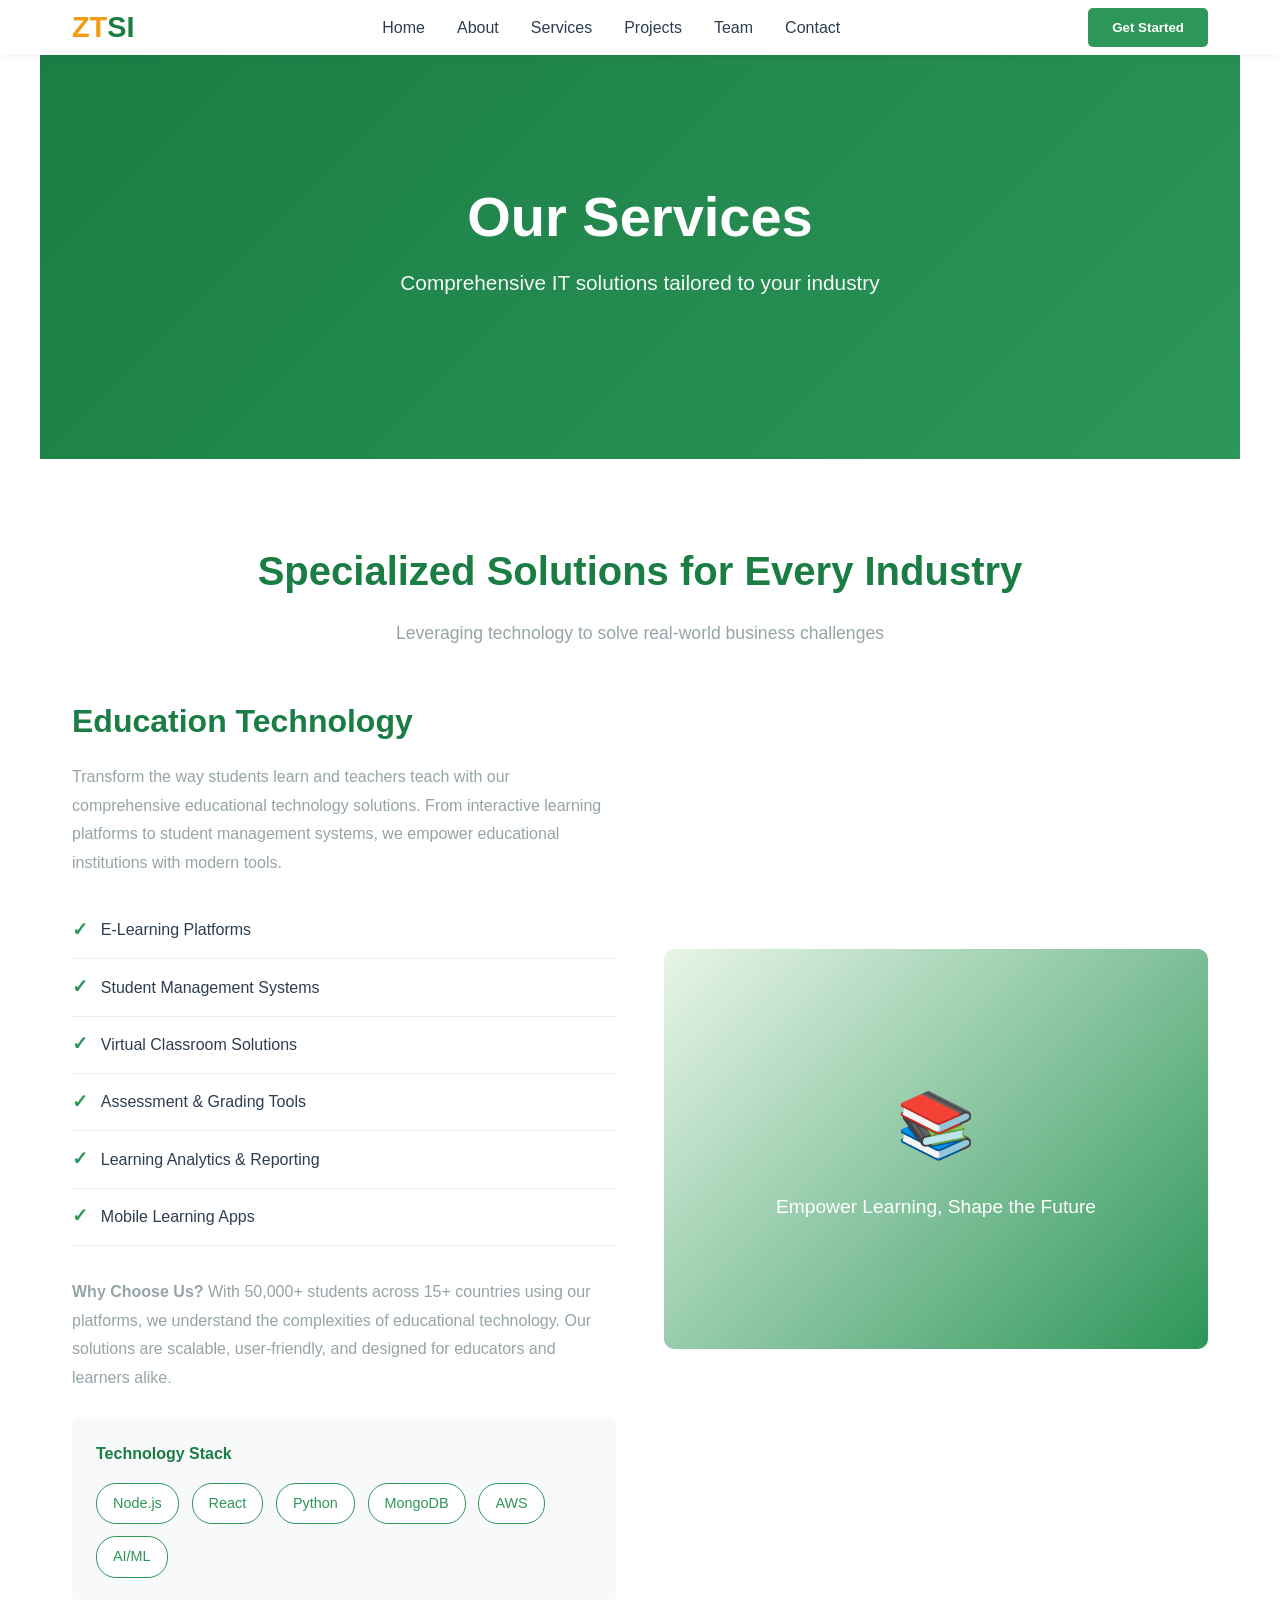
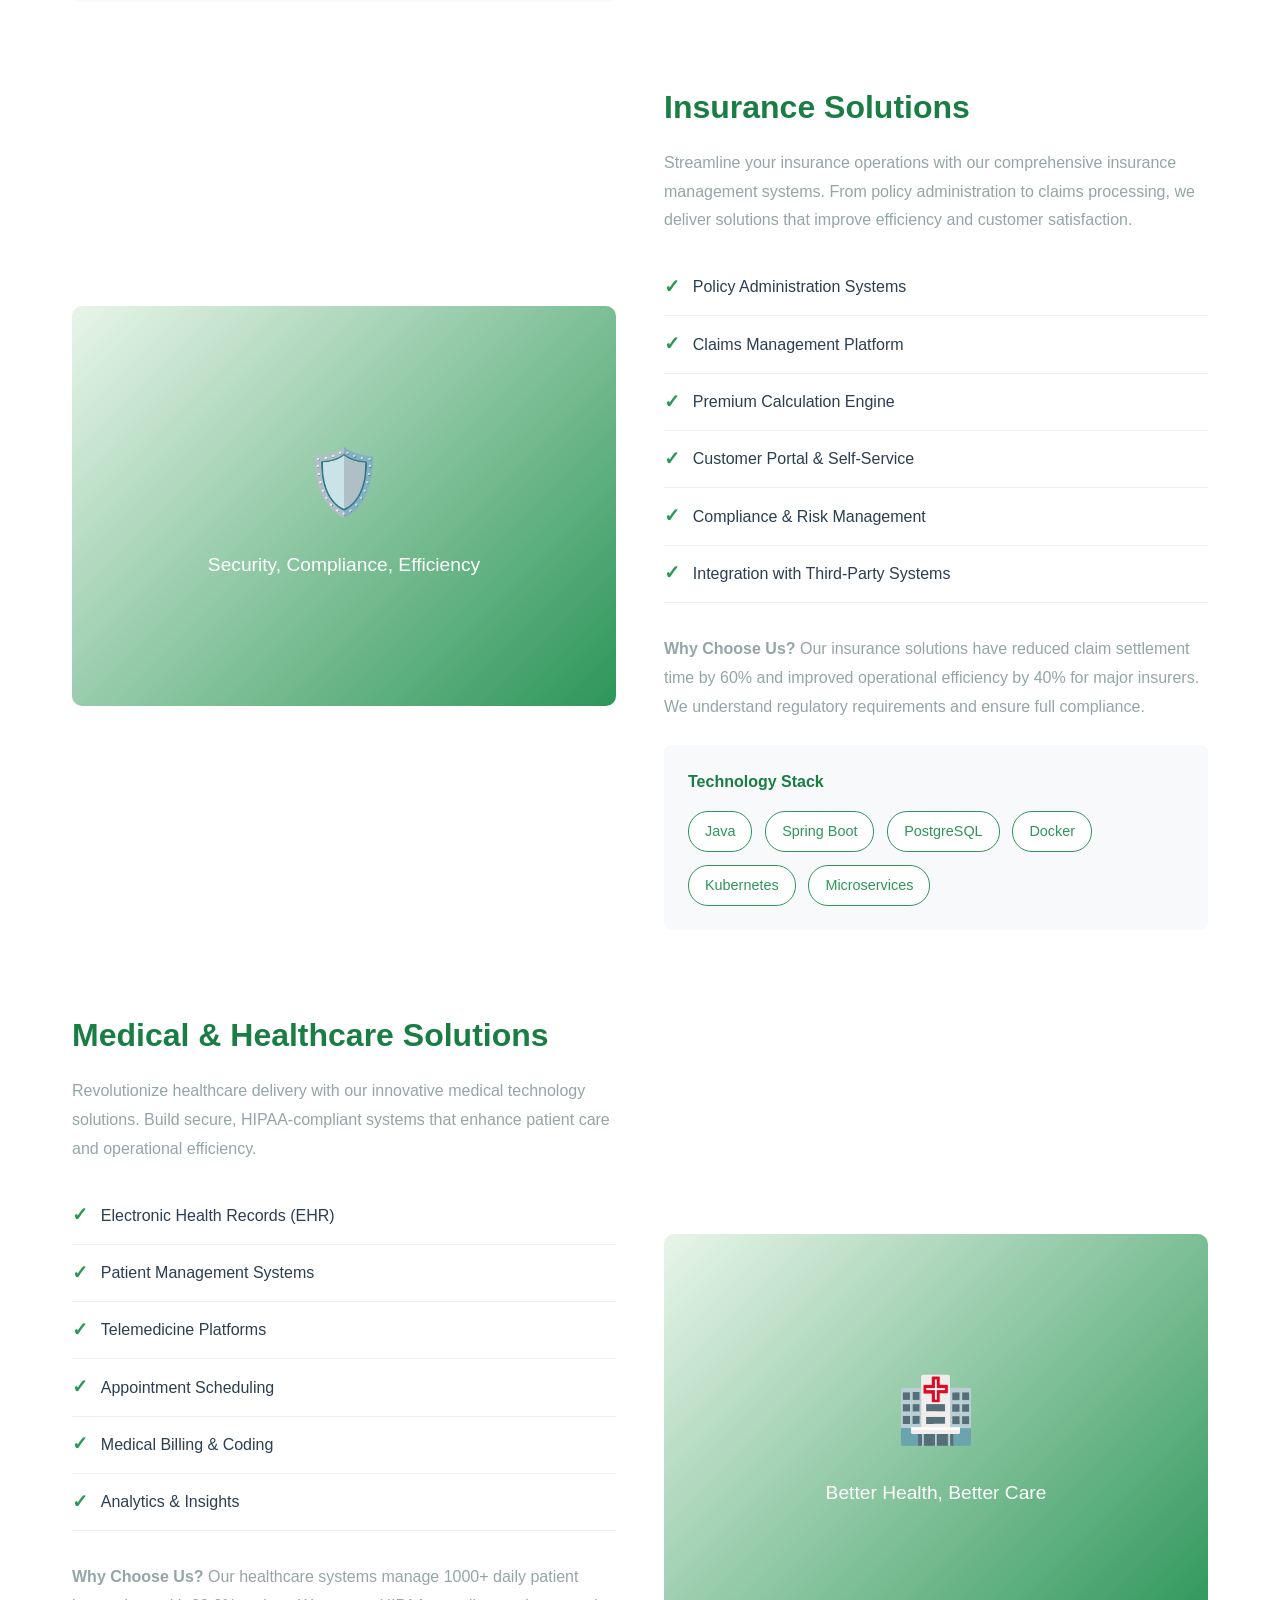
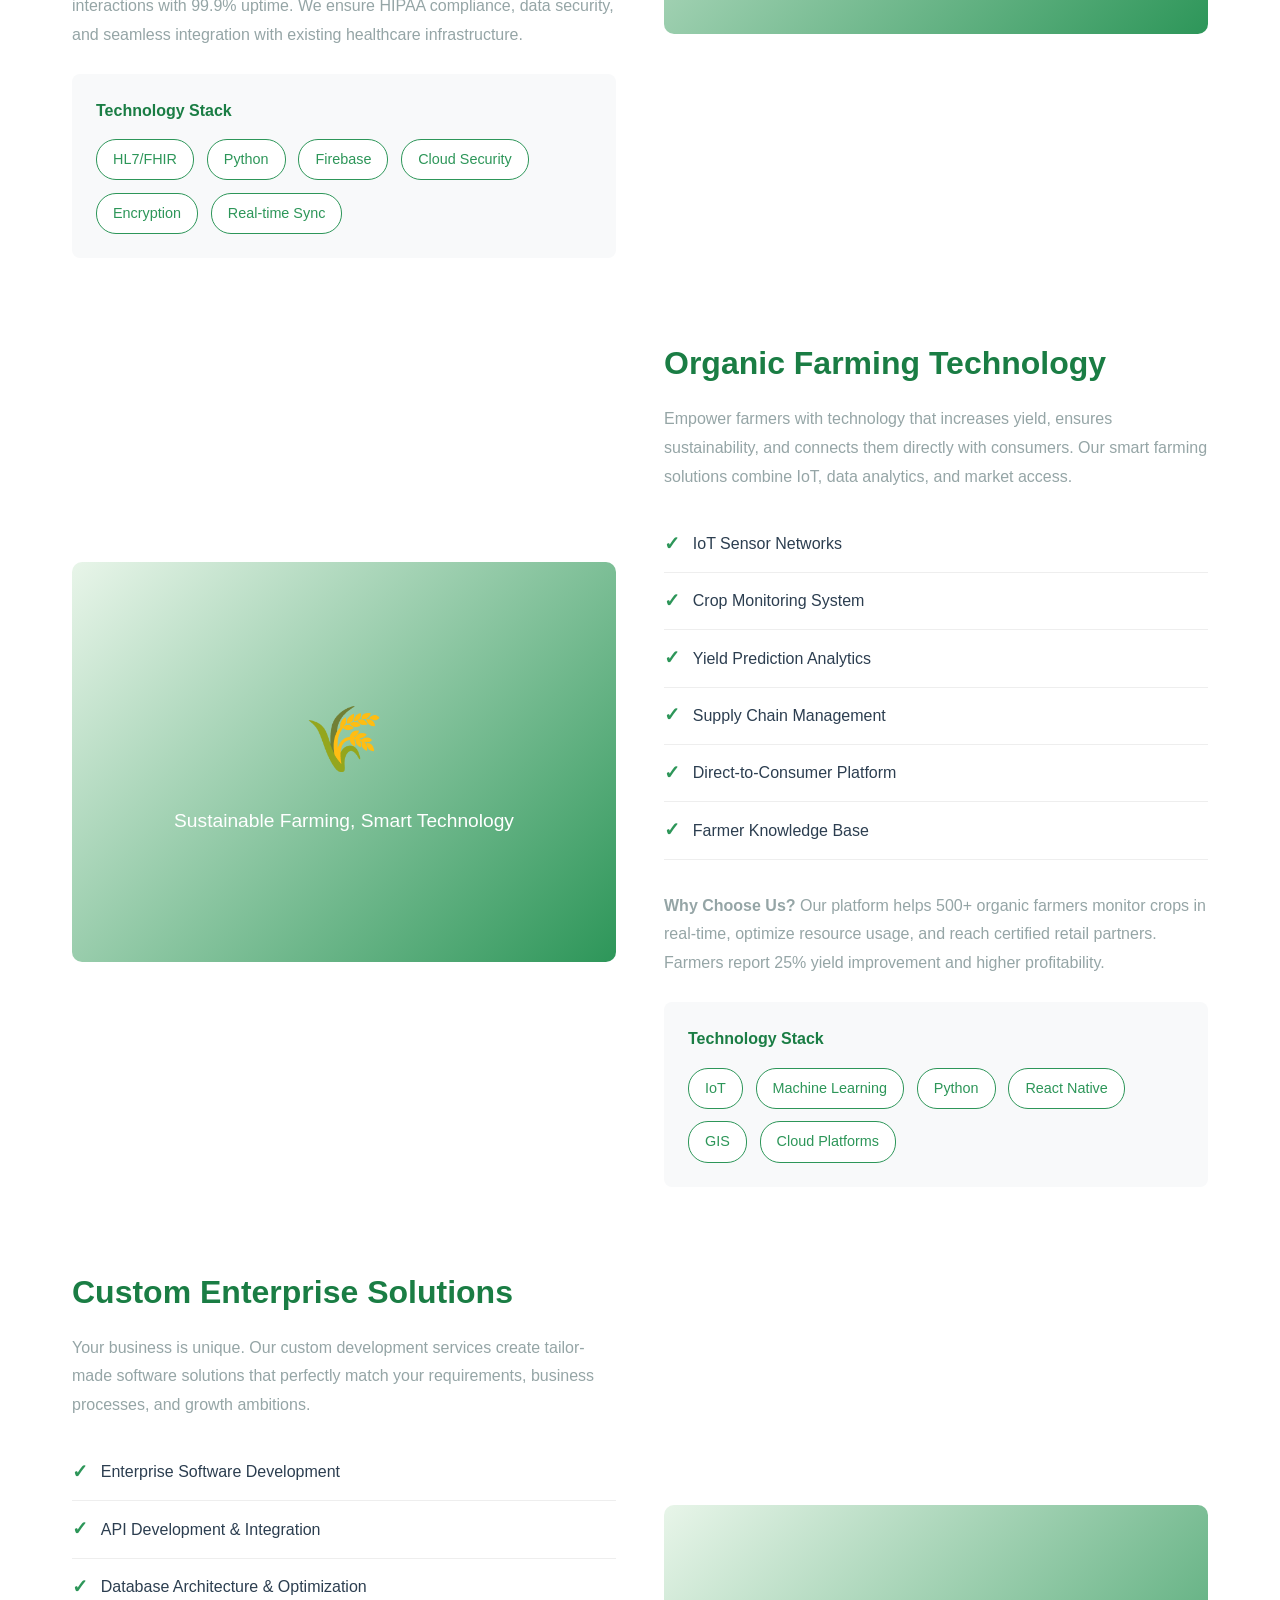
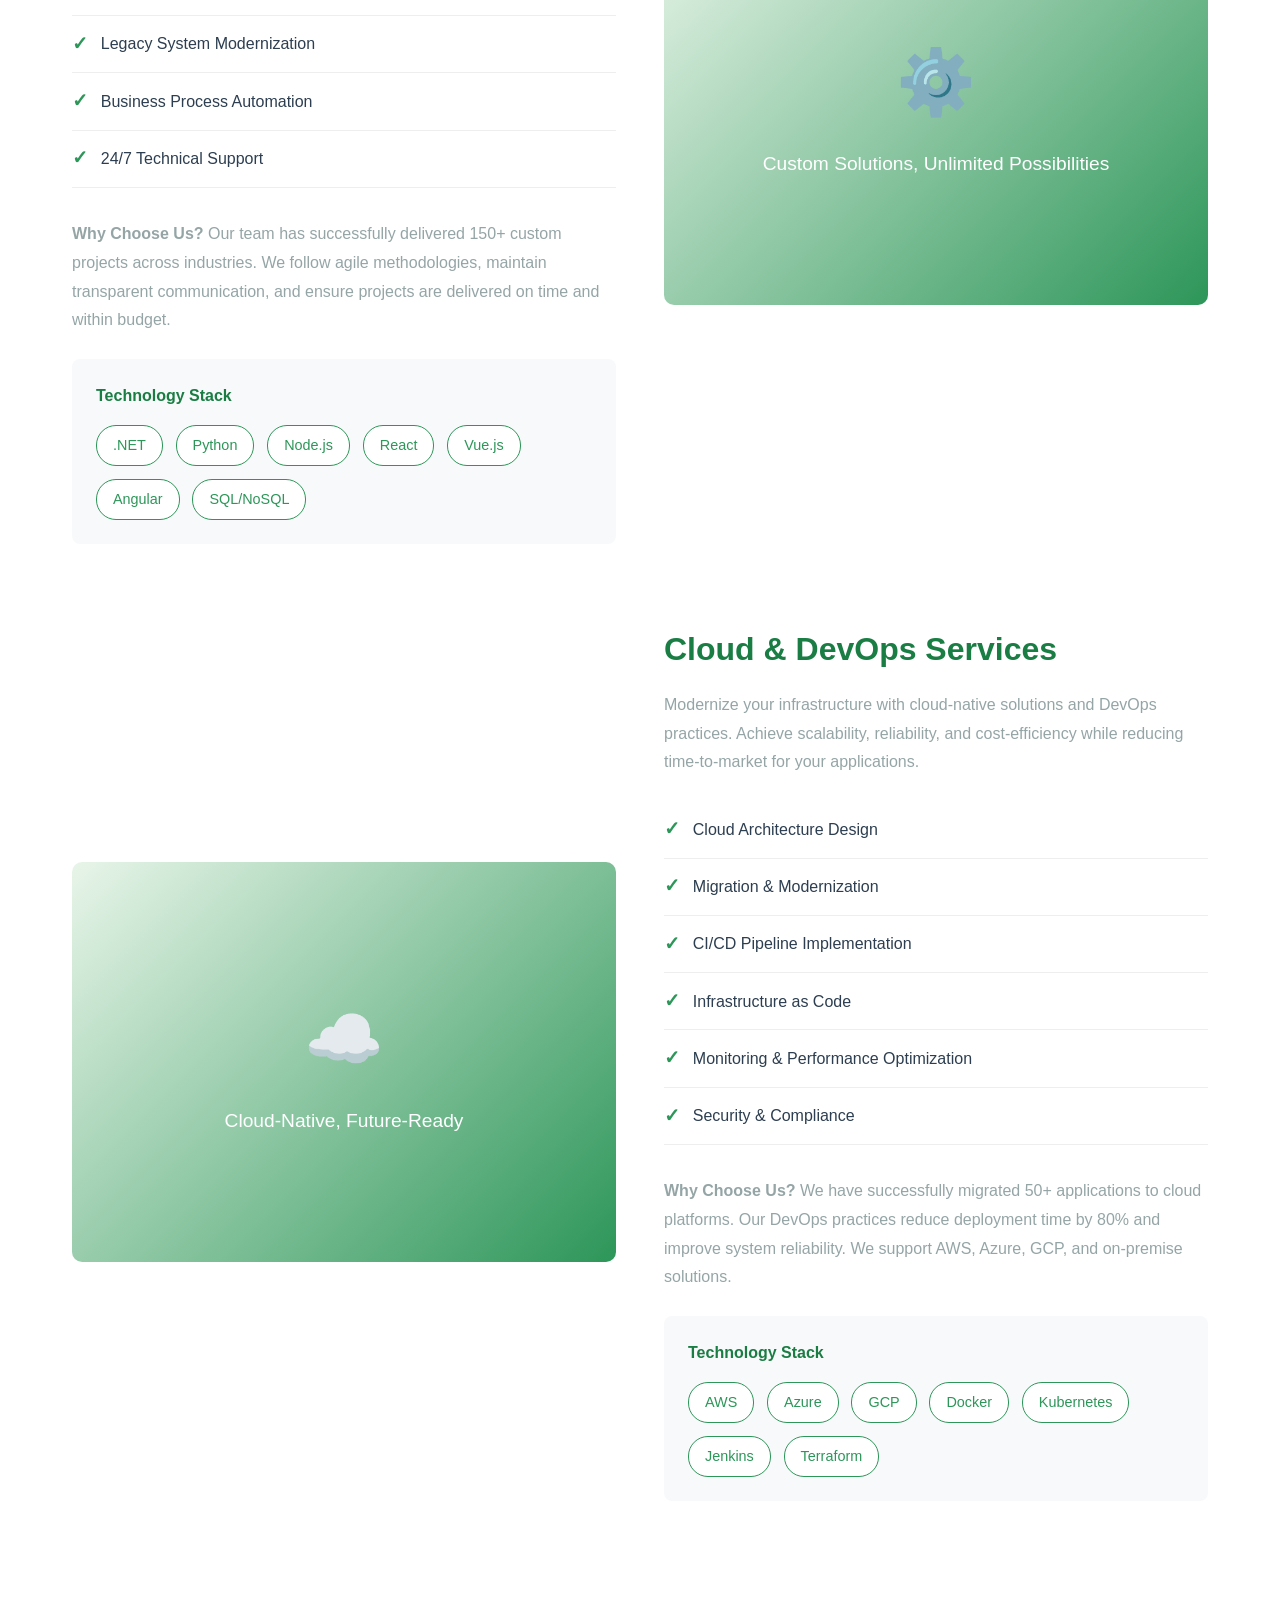
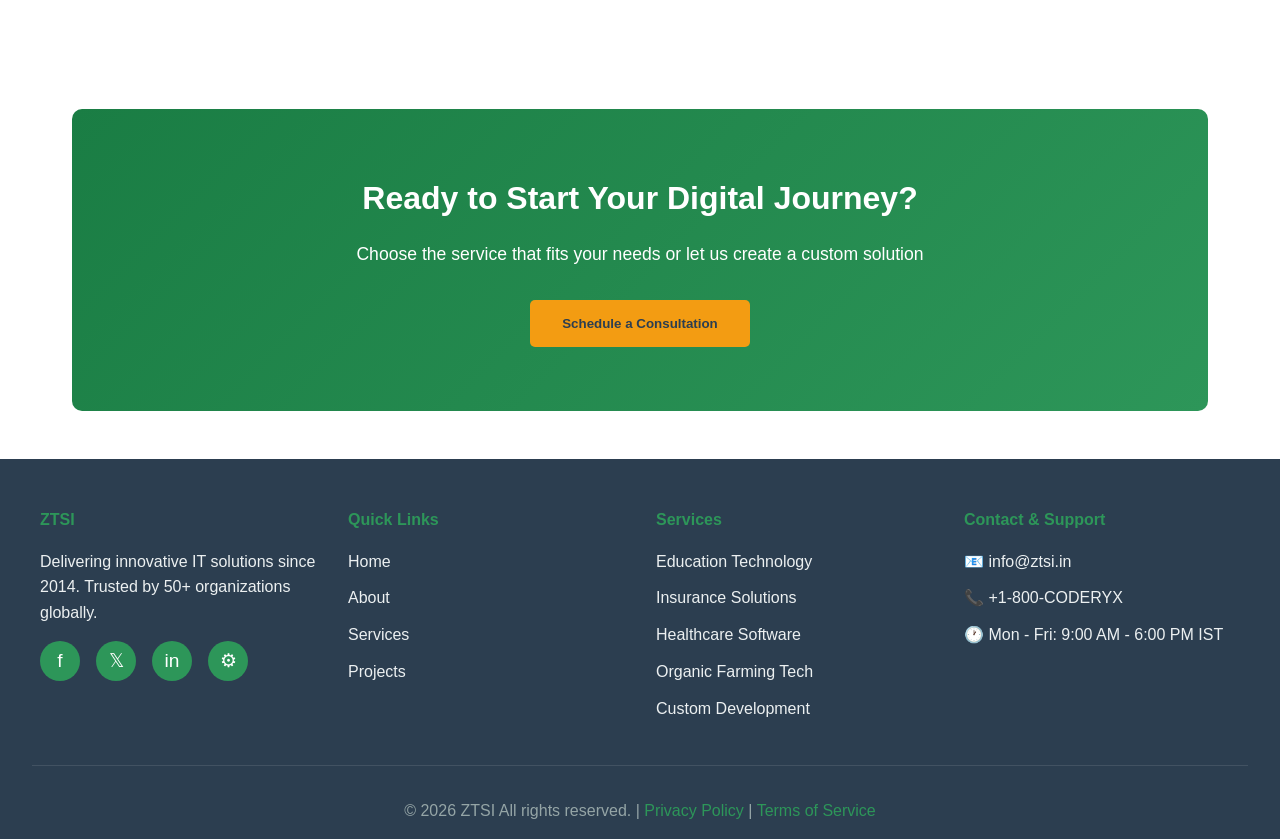
<file: pages/services.html>
<!DOCTYPE html>
<html lang="en">

<head>
  <meta charset="UTF-8">
  <meta name="viewport" content="width=device-width, initial-scale=1.0">
  <meta name="description"
    content="Services - ZTSI offers comprehensive IT solutions in education, insurance, healthcare, and organic farming.">
  <title>Our Services | ZTSI</title>
  <link rel="stylesheet" href="../assets/css/style.css">
  <style>
    .service-detail {
      display: grid;
      grid-template-columns: 1fr 1fr;
      gap: 3rem;
      align-items: center;
      margin-bottom: 5rem;
    }

    .service-detail:nth-child(even) {
      grid-template-columns: 1fr 1fr;
    }

    .service-detail:nth-child(even) .service-text {
      order: 2;
    }

    .service-detail:nth-child(even) .service-image {
      order: 1;
    }

    .service-text h3 {
      color: var(--dark-green);
      font-size: 2rem;
      margin-bottom: 1rem;
    }

    .service-text p {
      color: var(--gray);
      margin-bottom: 1.5rem;
      line-height: 1.8;
    }

    .service-features {
      list-style: none;
      margin-bottom: 2rem;
    }

    .service-features li {
      padding: 0.8rem 0;
      border-bottom: 1px solid #eee;
      color: var(--dark-text);
      display: flex;
      align-items: center;
      gap: 0.8rem;
    }

    .service-features li::before {
      content: '✓';
      color: var(--primary-green);
      font-weight: bold;
      font-size: 1.2rem;
    }

    .service-image {
      background: linear-gradient(135deg, var(--light-green), var(--primary-green));
      border-radius: 10px;
      min-height: 400px;
      display: flex;
      align-items: center;
      justify-content: center;
      color: var(--white);
      font-size: 1.2rem;
      text-align: center;
    }

    .service-image div {
      text-align: center;
    }

    .service-image-icon {
      font-size: 4rem;
      margin-bottom: 1rem;
    }

    .tech-stack {
      background: var(--light-gray);
      padding: 1.5rem;
      border-radius: 8px;
      margin-top: 1.5rem;
    }

    .tech-stack h4 {
      color: var(--dark-green);
      margin-bottom: 1rem;
    }

    .tech-tags {
      display: flex;
      flex-wrap: wrap;
      gap: 0.8rem;
    }

    .tech-tag {
      background: var(--white);
      color: var(--primary-green);
      padding: 0.5rem 1rem;
      border-radius: 20px;
      font-size: 0.9rem;
      border: 1px solid var(--primary-green);
    }

    @media (max-width: 768px) {
      .service-detail {
        grid-template-columns: 1fr;
      }

      .service-detail:nth-child(even) .service-text {
        order: 1;
      }

      .service-detail:nth-child(even) .service-image {
        order: 2;
      }

      .service-image {
        min-height: 300px;
      }
    }
  </style>
</head>

<body>
  <!-- ===== HEADER & NAVIGATION ===== -->
  <header>
    <nav>
      <div class="logo">
        <span>ZT</span>SI
      </div>
      <ul class="nav-links">
        <li><a href="../index.html">Home</a></li>
        <li><a href="../pages/about.html">About</a></li>
        <li><a href="#services">Services</a></li>
        <li><a href="../index.html#projects">Projects</a></li>
        <li><a href="../index.html#team">Team</a></li>
        <li><a href="../pages/contact.html">Contact</a></li>
      </ul>
      <button class="cta-button">Get Started</button>
      <button class="mobile-menu-btn">☰</button>
    </nav>
  </header>

  <!-- ===== HERO SECTION ===== -->
  <section class="hero">
    <div class="hero-content">
      <h1>Our Services</h1>
      <p>Comprehensive IT solutions tailored to your industry</p>
    </div>
  </section>

  <!-- ===== SERVICES SECTION ===== -->
  <section id="services">
    <h2 class="section-title">Specialized Solutions for Every Industry</h2>
    <p class="section-subtitle">Leveraging technology to solve real-world business challenges</p>

    <!-- SERVICE 1: EDUCATION -->
    <div class="service-detail">
      <div class="service-text">
        <h3>Education Technology</h3>
        <p>Transform the way students learn and teachers teach with our comprehensive educational technology solutions.
          From interactive learning platforms to student management systems, we empower educational institutions with
          modern tools.</p>

        <ul class="service-features">
          <li>E-Learning Platforms</li>
          <li>Student Management Systems</li>
          <li>Virtual Classroom Solutions</li>
          <li>Assessment & Grading Tools</li>
          <li>Learning Analytics & Reporting</li>
          <li>Mobile Learning Apps</li>
        </ul>

        <p><strong>Why Choose Us?</strong> With 50,000+ students across 15+ countries using our platforms, we understand
          the complexities of educational technology. Our solutions are scalable, user-friendly, and designed for
          educators and learners alike.</p>

        <div class="tech-stack">
          <h4>Technology Stack</h4>
          <div class="tech-tags">
            <span class="tech-tag">Node.js</span>
            <span class="tech-tag">React</span>
            <span class="tech-tag">Python</span>
            <span class="tech-tag">MongoDB</span>
            <span class="tech-tag">AWS</span>
            <span class="tech-tag">AI/ML</span>
          </div>
        </div>
      </div>

      <div class="service-image">
        <div>
          <div class="service-image-icon">📚</div>
          <p>Empower Learning, Shape the Future</p>
        </div>
      </div>
    </div>

    <!-- SERVICE 2: INSURANCE -->
    <div class="service-detail">
      <div class="service-text">
        <h3>Insurance Solutions</h3>
        <p>Streamline your insurance operations with our comprehensive insurance management systems. From policy
          administration to claims processing, we deliver solutions that improve efficiency and customer satisfaction.
        </p>

        <ul class="service-features">
          <li>Policy Administration Systems</li>
          <li>Claims Management Platform</li>
          <li>Premium Calculation Engine</li>
          <li>Customer Portal & Self-Service</li>
          <li>Compliance & Risk Management</li>
          <li>Integration with Third-Party Systems</li>
        </ul>

        <p><strong>Why Choose Us?</strong> Our insurance solutions have reduced claim settlement time by 60% and
          improved operational efficiency by 40% for major insurers. We understand regulatory requirements and ensure
          full compliance.</p>

        <div class="tech-stack">
          <h4>Technology Stack</h4>
          <div class="tech-tags">
            <span class="tech-tag">Java</span>
            <span class="tech-tag">Spring Boot</span>
            <span class="tech-tag">PostgreSQL</span>
            <span class="tech-tag">Docker</span>
            <span class="tech-tag">Kubernetes</span>
            <span class="tech-tag">Microservices</span>
          </div>
        </div>
      </div>

      <div class="service-image">
        <div>
          <div class="service-image-icon">🛡️</div>
          <p>Security, Compliance, Efficiency</p>
        </div>
      </div>
    </div>

    <!-- SERVICE 3: MEDICAL & HEALTHCARE -->
    <div class="service-detail">
      <div class="service-text">
        <h3>Medical & Healthcare Solutions</h3>
        <p>Revolutionize healthcare delivery with our innovative medical technology solutions. Build secure,
          HIPAA-compliant systems that enhance patient care and operational efficiency.</p>

        <ul class="service-features">
          <li>Electronic Health Records (EHR)</li>
          <li>Patient Management Systems</li>
          <li>Telemedicine Platforms</li>
          <li>Appointment Scheduling</li>
          <li>Medical Billing & Coding</li>
          <li>Analytics & Insights</li>
        </ul>

        <p><strong>Why Choose Us?</strong> Our healthcare systems manage 1000+ daily patient interactions with 99.9%
          uptime. We ensure HIPAA compliance, data security, and seamless integration with existing healthcare
          infrastructure.</p>

        <div class="tech-stack">
          <h4>Technology Stack</h4>
          <div class="tech-tags">
            <span class="tech-tag">HL7/FHIR</span>
            <span class="tech-tag">Python</span>
            <span class="tech-tag">Firebase</span>
            <span class="tech-tag">Cloud Security</span>
            <span class="tech-tag">Encryption</span>
            <span class="tech-tag">Real-time Sync</span>
          </div>
        </div>
      </div>

      <div class="service-image">
        <div>
          <div class="service-image-icon">🏥</div>
          <p>Better Health, Better Care</p>
        </div>
      </div>
    </div>

    <!-- SERVICE 4: ORGANIC FARMING -->
    <div class="service-detail">
      <div class="service-text">
        <h3>Organic Farming Technology</h3>
        <p>Empower farmers with technology that increases yield, ensures sustainability, and connects them directly with
          consumers. Our smart farming solutions combine IoT, data analytics, and market access.</p>

        <ul class="service-features">
          <li>IoT Sensor Networks</li>
          <li>Crop Monitoring System</li>
          <li>Yield Prediction Analytics</li>
          <li>Supply Chain Management</li>
          <li>Direct-to-Consumer Platform</li>
          <li>Farmer Knowledge Base</li>
        </ul>

        <p><strong>Why Choose Us?</strong> Our platform helps 500+ organic farmers monitor crops in real-time, optimize
          resource usage, and reach certified retail partners. Farmers report 25% yield improvement and higher
          profitability.</p>

        <div class="tech-stack">
          <h4>Technology Stack</h4>
          <div class="tech-tags">
            <span class="tech-tag">IoT</span>
            <span class="tech-tag">Machine Learning</span>
            <span class="tech-tag">Python</span>
            <span class="tech-tag">React Native</span>
            <span class="tech-tag">GIS</span>
            <span class="tech-tag">Cloud Platforms</span>
          </div>
        </div>
      </div>

      <div class="service-image">
        <div>
          <div class="service-image-icon">🌾</div>
          <p>Sustainable Farming, Smart Technology</p>
        </div>
      </div>
    </div>

    <!-- SERVICE 5: CUSTOM DEVELOPMENT -->
    <div class="service-detail">
      <div class="service-text">
        <h3>Custom Enterprise Solutions</h3>
        <p>Your business is unique. Our custom development services create tailor-made software solutions that perfectly
          match your requirements, business processes, and growth ambitions.</p>

        <ul class="service-features">
          <li>Enterprise Software Development</li>
          <li>API Development & Integration</li>
          <li>Database Architecture & Optimization</li>
          <li>Legacy System Modernization</li>
          <li>Business Process Automation</li>
          <li>24/7 Technical Support</li>
        </ul>

        <p><strong>Why Choose Us?</strong> Our team has successfully delivered 150+ custom projects across industries.
          We follow agile methodologies, maintain transparent communication, and ensure projects are delivered on time
          and within budget.</p>

        <div class="tech-stack">
          <h4>Technology Stack</h4>
          <div class="tech-tags">
            <span class="tech-tag">.NET</span>
            <span class="tech-tag">Python</span>
            <span class="tech-tag">Node.js</span>
            <span class="tech-tag">React</span>
            <span class="tech-tag">Vue.js</span>
            <span class="tech-tag">Angular</span>
            <span class="tech-tag">SQL/NoSQL</span>
          </div>
        </div>
      </div>

      <div class="service-image">
        <div>
          <div class="service-image-icon">⚙️</div>
          <p>Custom Solutions, Unlimited Possibilities</p>
        </div>
      </div>
    </div>

    <!-- SERVICE 6: CLOUD & DEVOPS -->
    <div class="service-detail">
      <div class="service-text">
        <h3>Cloud & DevOps Services</h3>
        <p>Modernize your infrastructure with cloud-native solutions and DevOps practices. Achieve scalability,
          reliability, and cost-efficiency while reducing time-to-market for your applications.</p>

        <ul class="service-features">
          <li>Cloud Architecture Design</li>
          <li>Migration & Modernization</li>
          <li>CI/CD Pipeline Implementation</li>
          <li>Infrastructure as Code</li>
          <li>Monitoring & Performance Optimization</li>
          <li>Security & Compliance</li>
        </ul>

        <p><strong>Why Choose Us?</strong> We have successfully migrated 50+ applications to cloud platforms. Our DevOps
          practices reduce deployment time by 80% and improve system reliability. We support AWS, Azure, GCP, and
          on-premise solutions.</p>

        <div class="tech-stack">
          <h4>Technology Stack</h4>
          <div class="tech-tags">
            <span class="tech-tag">AWS</span>
            <span class="tech-tag">Azure</span>
            <span class="tech-tag">GCP</span>
            <span class="tech-tag">Docker</span>
            <span class="tech-tag">Kubernetes</span>
            <span class="tech-tag">Jenkins</span>
            <span class="tech-tag">Terraform</span>
          </div>
        </div>
      </div>

      <div class="service-image">
        <div>
          <div class="service-image-icon">☁️</div>
          <p>Cloud-Native, Future-Ready</p>
        </div>
      </div>
    </div>
  </section>

  <!-- ===== CTA SECTION ===== -->
  <div class="container">
    <section class="cta-section">
      <h2>Ready to Start Your Digital Journey?</h2>
      <p>Choose the service that fits your needs or let us create a custom solution</p>
      <button class="cta-button" onclick="window.location.href='../pages/contact.html'">Schedule a Consultation</button>
    </section>
  </div>

  <!-- ===== FOOTER ===== -->
  <footer>
    <div class="footer-content">
      <div class="footer-section">
        <h4>ZTSI</h4>
        <p style="color: #ecf0f1; margin-bottom: 1rem;">Delivering innovative IT solutions since 2014. Trusted by 50+
          organizations globally.</p>
        <div class="social-links">
          <a href="#" title="Facebook">f</a>
          <a href="#" title="Twitter">𝕏</a>
          <a href="#" title="LinkedIn">in</a>
          <a href="#" title="GitHub">⚙</a>
        </div>
      </div>

      <div class="footer-section">
        <h4>Quick Links</h4>
        <ul>
          <li><a href="../index.html">Home</a></li>
          <li><a href="../pages/about.html">About</a></li>
          <li><a href="#services">Services</a></li>
          <li><a href="../index.html#projects">Projects</a></li>
        </ul>
      </div>

      <div class="footer-section">
        <h4>Services</h4>
        <ul>
          <li><a href="#services">Education Technology</a></li>
          <li><a href="#services">Insurance Solutions</a></li>
          <li><a href="#services">Healthcare Software</a></li>
          <li><a href="#services">Organic Farming Tech</a></li>
          <li><a href="#services">Custom Development</a></li>
        </ul>
      </div>

      <div class="footer-section footer-contact">
        <h4>Contact & Support</h4>
        <p>📧 info@ztsi.in</p>
        <p>📞 +1-800-CODERYX</p>
        <p>🕐 Mon - Fri: 9:00 AM - 6:00 PM IST</p>
      </div>
    </div>

    <div class="footer-bottom">
      <p>&copy; 2026 ZTSI All rights reserved. | <a href="#">Privacy Policy</a> | <a href="#">Terms of Service</a></p>
    </div>
  </footer>

  <script src="../assets/js/script.js"></script>
</body>

</html>
</file>
<file: assets/css/style.css>
/* ===================================
   ZTSI - Main Stylesheet
   Color Palette: Green, White, Dark Gray
   =================================== */

:root {
  --primary-green: #2d9659;
  --dark-green: #1a7d44;
  --light-green: #e8f5e9;
  --accent-gold: #f39c12;
  --dark-text: #2c3e50;
  --light-text: #ecf0f1;
  --white: #ffffff;
  --gray: #95a5a6;
  --light-gray: #f8f9fa;
  --shadow: 0 4px 15px rgba(0, 0, 0, 0.1);
  --shadow-light: 0 2px 8px rgba(0, 0, 0, 0.05);
}

/* ===== RESET & BASE STYLES ===== */
* {
  margin: 0;
  padding: 0;
  box-sizing: border-box;
}

html {
  scroll-behavior: smooth;
}

body {
  font-family: 'Segoe UI', Tahoma, Geneva, Verdana, sans-serif;
  line-height: 1.6;
  color: var(--dark-text);
  background-color: var(--white);
  overflow-x: hidden;
}

a {
  text-decoration: none;
  color: var(--primary-green);
  transition: color 0.3s ease;
}

a:hover {
  color: var(--dark-green);
}

button {
  cursor: pointer;
  border: none;
  font-family: inherit;
  transition: all 0.3s ease;
}

/* ===== HEADER & NAVIGATION ===== */
header {
  background: var(--white);
  box-shadow: var(--shadow-light);
  position: sticky;
  top: 0;
  z-index: 1000;
}

nav {
  max-width: 1200px;
  margin: 0 auto;
  padding: 0.5rem 2rem;
  display: flex;
  justify-content: space-between;
  align-items: center;
}

.brand-container {
  display: flex;
  align-items: center;
  gap: 0.8rem;
}

.brand-text {
  display: flex;
  flex-direction: column;
}

.logo {
  font-size: 1.8rem;
  font-weight: 700;
  color: var(--dark-green);
  line-height: 1.1;
}

.tagline {
  display: flex;
  align-items: center;
  gap: 0.5rem;
  margin-top: 3px;
}

.tagline-text {
  font-size: 0.65rem;
  letter-spacing: 1px;
  font-weight: 600;
  text-transform: uppercase;
}

.tagline-deco {
  display: flex;
  align-items: center;
}

.tagline-deco.left::before {
  content: "";
  display: inline-block;
  width: 25px;
  height: 1px;
  background-color: var(--accent-gold);
}

.tagline-deco.left::after {
  content: "";
  display: inline-block;
  width: 5px;
  height: 5px;
  background-color: var(--accent-gold);
  border-radius: 50%;
  margin-left: 4px;
}

.tagline-deco.right::before {
  content: "";
  display: inline-block;
  width: 5px;
  height: 5px;
  background-color: var(--dark-green);
  border-radius: 50%;
  margin-right: 4px;
}

.tagline-deco.right::after {
  content: "";
  display: inline-block;
  width: 25px;
  height: 1px;
  background-color: var(--dark-green);
}

.tagline .color-1 {
  color: var(--accent-gold);
}

.tagline .color-2 {
  color: var(--primary-green);
}

.tagline .sep {
  color: var(--dark-green);
  margin: 0 4px;
}

.logo span {
  color: var(--accent-gold);
}

.nav-logo-img {
  height: 70px;
  width: auto;
  margin-left: -25px;
}

.nav-links {
  display: flex;
  list-style: none;
  gap: 2rem;
}

.nav-links a {
  color: var(--dark-text);
  font-weight: 500;
  position: relative;
  padding-bottom: 0.5rem;
}

.nav-links a::after {
  content: '';
  position: absolute;
  bottom: 0;
  left: 0;
  width: 0;
  height: 2px;
  background: var(--primary-green);
  transition: width 0.3s ease;
}

.nav-links a:hover::after {
  width: 100%;
}

.cta-button {
  background: var(--primary-green);
  color: var(--white);
  padding: 0.75rem 1.5rem;
  border-radius: 5px;
  font-weight: 600;
}

.cta-button:hover {
  background: var(--dark-green);
  transform: translateY(-2px);
  box-shadow: var(--shadow);
}

.mobile-menu-btn {
  display: none;
  background: none;
  font-size: 1.5rem;
  color: var(--dark-green);
}

/* ===== HERO SECTION ===== */
.hero {
  background: linear-gradient(135deg, var(--dark-green) 0%, var(--primary-green) 100%);
  color: var(--white);
  padding: 8rem 2rem;
  text-align: center;
  position: relative;
  overflow: hidden;
}

.hero::before {
  content: '';
  position: absolute;
  top: -50%;
  right: -50%;
  width: 500px;
  height: 500px;
  background: rgba(255, 255, 255, 0.05);
  border-radius: 50%;
}

.hero-content {
  position: relative;
  z-index: 1;
  max-width: 800px;
  margin: 0 auto;
}

.hero h1 {
  font-size: 3.5rem;
  margin-bottom: 1rem;
  font-weight: 700;
  line-height: 1.2;
}

.hero p {
  font-size: 1.3rem;
  margin-bottom: 2rem;
  opacity: 0.95;
}

.hero-buttons {
  display: flex;
  gap: 1rem;
  justify-content: center;
  flex-wrap: wrap;
}

.hero-buttons .cta-button {
  background: var(--accent-gold);
  color: var(--dark-text);
  padding: 1rem 2rem;
  font-size: 1.1rem;
}

.hero-buttons .cta-button:hover {
  background: #e67e22;
}

.hero-buttons .secondary-btn {
  background: transparent;
  color: var(--white);
  border: 2px solid var(--white);
  padding: 0.8rem 1.8rem;
}

.hero-buttons .secondary-btn:hover {
  background: var(--white);
  color: var(--primary-green);
}

/* ===== SECTIONS ===== */
section {
  padding: 5rem 2rem;
  max-width: 1200px;
  margin: 0 auto;
}

.section-title {
  font-size: 2.5rem;
  color: var(--dark-green);
  margin-bottom: 1rem;
  text-align: center;
}

.section-subtitle {
  font-size: 1.1rem;
  color: var(--gray);
  margin-bottom: 3rem;
  text-align: center;
}

/* ===== ABOUT SECTION ===== */
#about {
  background: var(--light-gray);
}

.about-content {
  display: grid;
  grid-template-columns: 1fr 1fr;
  gap: 3rem;
  align-items: center;
}

.about-text h3 {
  color: var(--primary-green);
  font-size: 1.5rem;
  margin-bottom: 1rem;
}

.about-text p {
  margin-bottom: 1rem;
  line-height: 1.8;
  color: var(--gray);
}

.about-stats {
  display: grid;
  grid-template-columns: repeat(2, 1fr);
  gap: 2rem;
  margin-top: 2rem;
}

.stat-box {
  background: var(--white);
  padding: 1.5rem;
  border-radius: 8px;
  text-align: center;
  box-shadow: var(--shadow-light);
  border-top: 4px solid var(--primary-green);
}

.stat-box h4 {
  font-size: 2.5rem;
  color: var(--dark-green);
  margin-bottom: 0.5rem;
}

.stat-box p {
  color: var(--gray);
  font-size: 0.95rem;
}

.about-image {
  background: linear-gradient(135deg, var(--primary-green), var(--light-green));
  border-radius: 10px;
  min-height: 400px;
  display: flex;
  align-items: center;
  justify-content: center;
  font-size: 1.2rem;
  color: var(--white);
}

/* ===== EXPERTISE/SERVICES SECTION ===== */
.expertise-grid {
  display: grid;
  grid-template-columns: repeat(auto-fit, minmax(280px, 1fr));
  gap: 2rem;
}

.expertise-card {
  background: var(--white);
  padding: 2rem;
  border-radius: 10px;
  box-shadow: var(--shadow-light);
  border-left: 4px solid var(--primary-green);
  transition: all 0.3s ease;
  text-align: center;
}

.expertise-card:hover {
  transform: translateY(-10px);
  box-shadow: var(--shadow);
  border-left-color: var(--accent-gold);
}

.expertise-card h3 {
  color: var(--dark-green);
  margin-bottom: 1rem;
  font-size: 1.5rem;
}

.expertise-card p {
  color: var(--gray);
  line-height: 1.8;
}

.icon-placeholder {
  font-size: 3rem;
  margin-bottom: 1rem;
}

/* ===== PROJECTS/PORTFOLIO SECTION ===== */
#projects {
  background: var(--light-gray);
}

.projects-grid {
  display: grid;
  grid-template-columns: repeat(auto-fit, minmax(300px, 1fr));
  gap: 2rem;
}

.project-card {
  background: var(--white);
  border-radius: 10px;
  overflow: hidden;
  box-shadow: var(--shadow-light);
  transition: all 0.3s ease;
}

.project-card:hover {
  transform: translateY(-8px);
  box-shadow: var(--shadow);
}

.project-image {
  width: 100%;
  height: 250px;
  background: linear-gradient(135deg, var(--light-green), var(--primary-green));
  display: flex;
  align-items: center;
  justify-content: center;
  color: var(--white);
  font-size: 1.1rem;
}

.project-content {
  padding: 1.5rem;
}

.project-content h4 {
  color: var(--dark-green);
  margin-bottom: 0.5rem;
}

.project-category {
  color: var(--accent-gold);
  font-size: 0.9rem;
  font-weight: 600;
  margin-bottom: 0.5rem;
}

.project-description {
  color: var(--gray);
  font-size: 0.95rem;
  margin-bottom: 1rem;
}

.project-link {
  color: var(--primary-green);
  font-weight: 600;
  display: inline-flex;
  align-items: center;
  gap: 0.5rem;
}

/* ===== TEAM SECTION ===== */
.team-grid {
  display: grid;
  grid-template-columns: repeat(auto-fit, minmax(250px, 1fr));
  gap: 2rem;
}

.team-member {
  background: var(--white);
  border-radius: 10px;
  overflow: hidden;
  box-shadow: var(--shadow-light);
  text-align: center;
  transition: all 0.3s ease;
}

.team-member:hover {
  box-shadow: var(--shadow);
  transform: translateY(-5px);
}

.member-image {
  width: 100%;
  height: 300px;
  background: linear-gradient(135deg, var(--primary-green), var(--light-green));
  display: flex;
  align-items: center;
  justify-content: center;
  color: var(--white);
  font-size: 3rem;
}

.member-info {
  padding: 1.5rem;
}

.member-info h4 {
  color: var(--dark-green);
  margin-bottom: 0.3rem;
}

.member-role {
  color: var(--primary-green);
  font-size: 0.9rem;
  margin-bottom: 1rem;
}

.member-bio {
  color: var(--gray);
  font-size: 0.95rem;
  line-height: 1.6;
}

/* ===== CTA SECTION ===== */
.cta-section {
  background: linear-gradient(135deg, var(--dark-green) 0%, var(--primary-green) 100%);
  color: var(--white);
  text-align: center;
  padding: 4rem 2rem;
  border-radius: 10px;
  margin: 3rem auto;
}

.cta-section h2 {
  font-size: 2rem;
  margin-bottom: 1rem;
}

.cta-section p {
  font-size: 1.1rem;
  margin-bottom: 2rem;
}

.cta-section .cta-button {
  background: var(--accent-gold);
  color: var(--dark-text);
  padding: 1rem 2rem;
}

/* ===== FOOTER ===== */
footer {
  background: var(--dark-text);
  color: var(--white);
  padding: 3rem 2rem 1rem;
}

.footer-content {
  max-width: 1200px;
  margin: 0 auto;
  display: grid;
  grid-template-columns: repeat(auto-fit, minmax(250px, 1fr));
  gap: 2rem;
  margin-bottom: 2rem;
}

.footer-section h4 {
  color: var(--primary-green);
  margin-bottom: 1rem;
}

.footer-section ul {
  list-style: none;
}

.footer-section ul li {
  margin-bottom: 0.7rem;
}

.footer-section a {
  color: var(--light-text);
}

.footer-section a:hover {
  color: var(--primary-green);
}

.footer-contact p {
  margin-bottom: 0.7rem;
  color: var(--light-text);
}

.social-links {
  display: flex;
  gap: 1rem;
  margin-top: 1rem;
}

.social-links a {
  display: inline-flex;
  align-items: center;
  justify-content: center;
  width: 40px;
  height: 40px;
  background: var(--primary-green);
  border-radius: 50%;
  color: var(--white);
  font-size: 1.2rem;
}

.social-links a:hover {
  background: var(--accent-gold);
  color: var(--dark-text);
}

.footer-bottom {
  border-top: 1px solid rgba(255, 255, 255, 0.1);
  padding-top: 2rem;
  text-align: center;
  color: var(--gray);
}

/* ===== RESPONSIVE DESIGN ===== */
@media (max-width: 768px) {
  .nav-links {
    display: none;
  }

  .mobile-menu-btn {
    display: block;
  }

  .hero h1 {
    font-size: 2.2rem;
  }

  .hero p {
    font-size: 1.1rem;
  }

  .about-content {
    grid-template-columns: 1fr;
  }

  .about-stats {
    grid-template-columns: 1fr;
  }

  .hero-buttons {
    flex-direction: column;
    gap: 1rem;
  }

  .hero-buttons button {
    width: 100%;
  }

  section {
    padding: 3rem 1rem;
  }

  .section-title {
    font-size: 2rem;
  }
}

@media (max-width: 480px) {
  nav {
    padding: 1rem;
  }

  .logo {
    font-size: 1.4rem;
  }

  .hero {
    padding: 4rem 1rem;
  }

  .hero h1 {
    font-size: 1.8rem;
  }

  .section-title {
    font-size: 1.8rem;
  }

  .expertise-grid,
  .projects-grid,
  .team-grid {
    grid-template-columns: 1fr;
  }
}

/* ===== ANIMATIONS ===== */
@keyframes fadeInUp {
  from {
    opacity: 0;
    transform: translateY(30px);
  }

  to {
    opacity: 1;
    transform: translateY(0);
  }
}

.fade-in {
  animation: fadeInUp 0.6s ease-out;
}

/* ===== UTILITY CLASSES ===== */
.container {
  max-width: 1200px;
  margin: 0 auto;
  padding: 0 2rem;
}

.text-center {
  text-align: center;
}

.mt-3 {
  margin-top: 3rem;
}

.mb-3 {
  margin-bottom: 3rem;
}

/* ===== CONTACT MODAL ===== */
.modal {
  display: none;
  position: fixed;
  z-index: 1000;
  left: 0;
  top: 0;
  width: 100%;
  height: 100%;
  overflow: auto;
  background-color: rgba(0, 0, 0, 0.6);
  backdrop-filter: blur(5px);
}

.modal-content {
  background-color: var(--white);
  margin: 5% auto;
  padding: 30px;
  border-radius: 12px;
  width: 90%;
  max-width: 500px;
  box-shadow: 0 10px 30px rgba(0, 0, 0, 0.2);
  position: relative;
  animation: modalFadeIn 0.3s;
}

@keyframes modalFadeIn {
  from {
    opacity: 0;
    transform: translateY(-20px);
  }

  to {
    opacity: 1;
    transform: translateY(0);
  }
}

.close-modal {
  color: var(--gray);
  float: right;
  font-size: 28px;
  font-weight: bold;
  cursor: pointer;
  line-height: 1;
  margin-top: -10px;
}

.close-modal:hover {
  color: var(--dark-text);
}

.modal-content h2 {
  margin-bottom: 10px;
  color: var(--dark-text);
}

.modal-content p {
  margin-bottom: 20px;
  color: var(--gray);
  font-size: 0.9rem;
}

.form-group {
  margin-bottom: 15px;
}

.form-group label {
  display: block;
  margin-bottom: 5px;
  font-weight: 500;
  font-size: 0.9rem;
  color: var(--dark-text);
}

.form-group input,
.form-group textarea {
  width: 100%;
  padding: 10px 15px;
  border: 1px solid #ddd;
  border-radius: 6px;
  font-family: inherit;
  font-size: 1rem;
  transition: border-color 0.3s;
}

.form-group input:focus,
.form-group textarea:focus {
  outline: none;
  border-color: var(--primary-green);
  box-shadow: 0 0 0 2px rgba(45, 150, 89, 0.2);
}
</file>
